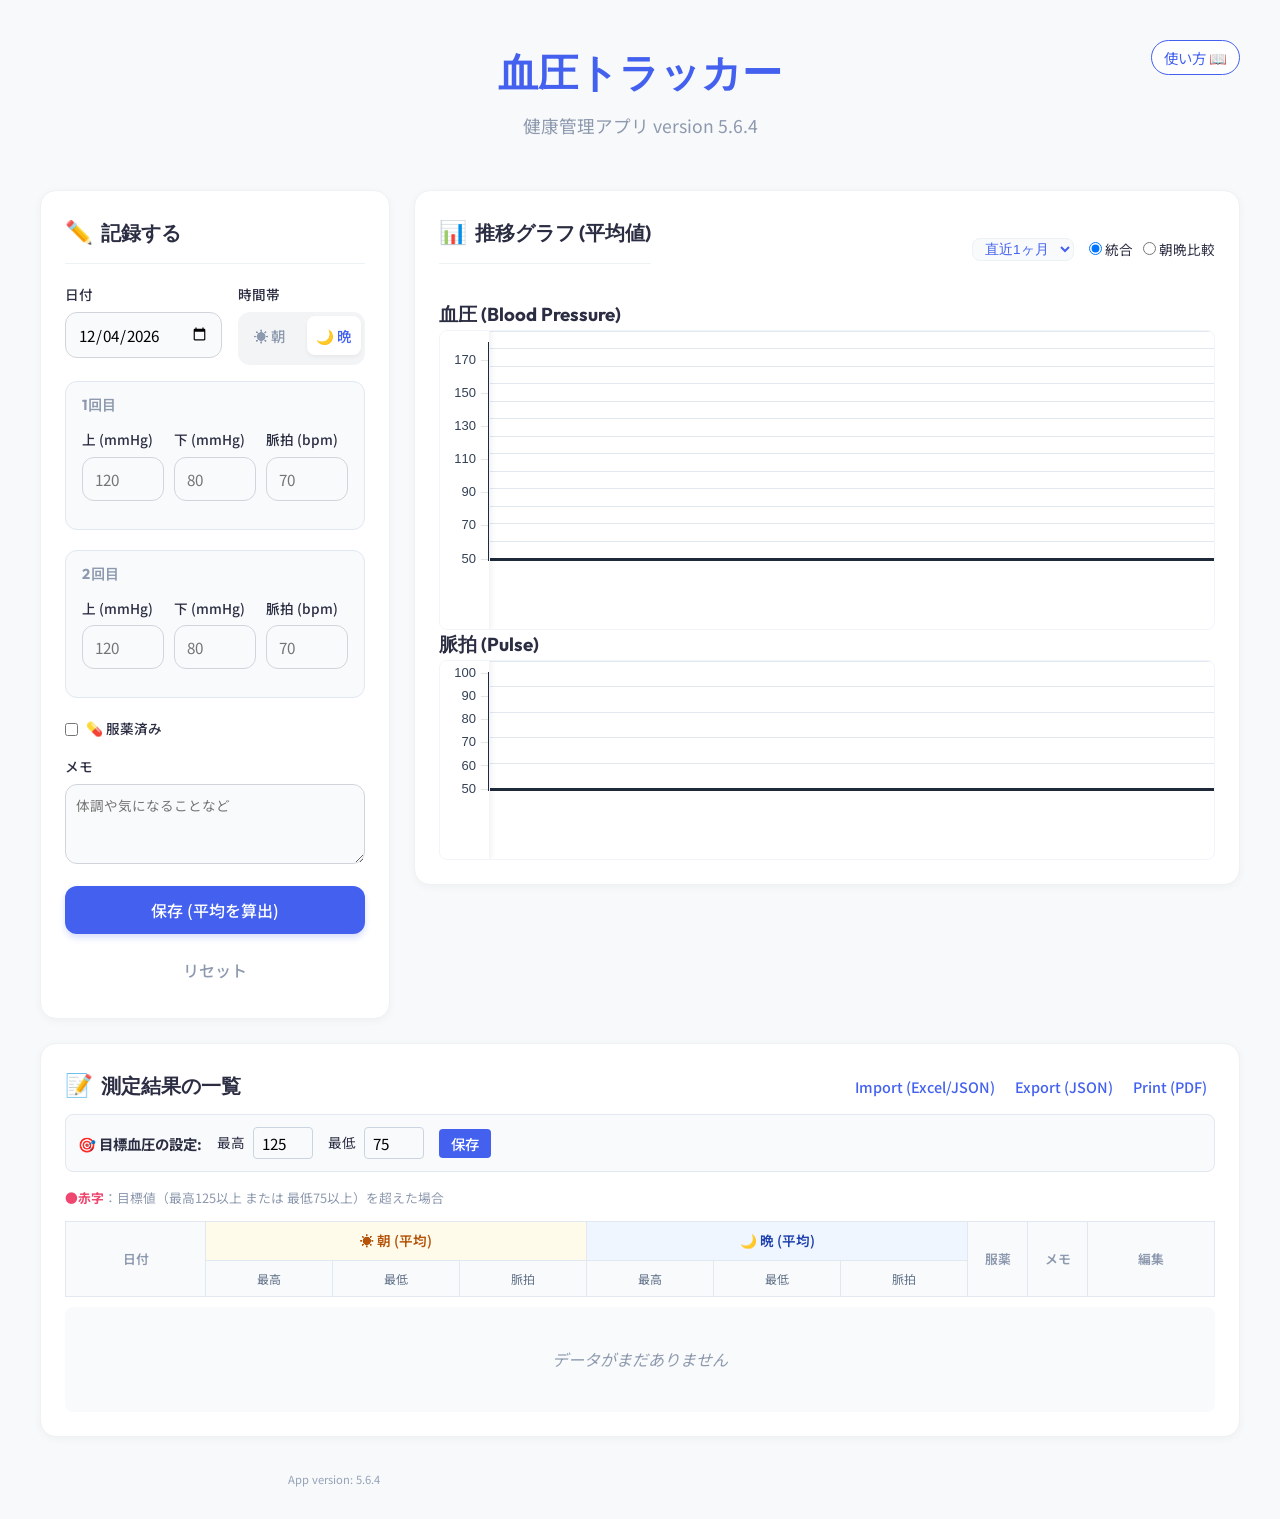
<file: versions/v5.6.4_local_only/index.html>
<!DOCTYPE html>
<html lang="ja">

<head>
    <meta charset="UTF-8">
    <meta name="viewport" content="width=device-width, initial-scale=1.0">
    <title>血圧トラッカー</title>
    <link rel="preconnect" href="https://fonts.googleapis.com">
    <link rel="preconnect" href="https://fonts.gstatic.com" crossorigin>
    <link
        href="https://fonts.googleapis.com/css2?family=Noto+Sans+JP:wght@400;500;700&family=Outfit:wght@400;500;700&display=swap"
        rel="stylesheet">
    <link rel="stylesheet" href="style.css?v=5.6.4">
    <link rel="manifest" href="manifest.json">
    <link rel="icon" type="image/png" href="assets/icons/icon-512.png">

    <!-- PWA & Mobile Meta Tags -->
    <meta name="apple-mobile-web-app-capable" content="yes">
    <meta name="apple-mobile-web-app-status-bar-style" content="default">
    <meta name="apple-mobile-web-app-title" content="血圧記録">
    <meta name="theme-color" content="#4361ee">
    <link rel="apple-touch-icon" href="assets/icons/icon-512.png">

    <script src="assets/js/chart.js"></script>
    <script src="assets/js/xlsx.full.min.js"></script>
</head>

<body>
    <div class="app-container">
        <header class="app-header" style="position: relative;">
            <h1>血圧トラッカー</h1>
            <p>健康管理アプリ version 5.6.4</p>
            <a href="manual.html" class="manual-link"
                style="position: absolute; right: 0; top: 20px; color: #4361ee; text-decoration: none; border: 1px solid #4361ee; padding: 5px 12px; border-radius: 20px; font-size: 0.9rem; background: white;">使い方
                📖</a>
        </header>

        <!-- Tab Navigation (Mobile First) -->
        <nav class="tab-nav">
            <button type="button" class="tab-btn active" data-tab="chart-view"
                onclick="if(window.setActiveTab) setActiveTab('chart-view')">
                <span class="tab-icon">📊</span>
                <span class="tab-label">グラフ</span>
            </button>
            <button type="button" class="tab-btn" data-tab="input-view"
                onclick="if(window.setActiveTab) setActiveTab('input-view')">
                <span class="tab-icon">✏️</span>
                <span class="tab-label">記録</span>
            </button>
            <button type="button" class="tab-btn" data-tab="history-view"
                onclick="if(window.setActiveTab) setActiveTab('history-view')">
                <span class="tab-icon">📝</span>
                <span class="tab-label">一覧</span>
            </button>
        </nav>

        <main class="dashboard-grid tab-content">
            <!-- Chart Section (Default View) -->
            <section id="chart-view" class="card chart-section tab-pane active">
                <div class="chart-header"
                    style="display: flex; justify-content: space-between; align-items: center; margin-bottom: 1rem;">
                    <h2><span class="icon">📊</span> 推移グラフ (平均値)</h2>
                    <div class="chart-controls" style="display: flex; align-items: center; gap: 15px;">
                        <select id="rangeFilter" class="btn-text"
                            style="border: 1px solid var(--border-color); border-radius: 8px; padding: 2px 8px; font-size: 0.85rem; background: #f8fafc;">
                            <option value="all">全期間</option>
                            <option value="1" selected>直近1ヶ月</option>
                            <option value="2">直近2ヶ月</option>
                            <option value="3">直近3ヶ月</option>
                            <option value="6">直近6ヶ月</option>
                        </select>
                        <div class="chart-toggles" style="font-size: 0.85rem; display: flex; gap: 10px;">
                            <label style="cursor: pointer;">
                                <input type="radio" name="chartMode" value="unified" checked> 統合
                            </label>
                            <label style="cursor: pointer;">
                                <input type="radio" name="chartMode" value="separate"> 朝晩比較
                            </label>
                        </div>
                    </div>
                </div>

                <div class="chart-wrapper">
                    <h3>血圧 (Blood Pressure)</h3>
                    <!-- Flex Container -->
                    <div class="chart-flex-container">
                        <!-- Fixed Axis -->
                        <div class="chart-axis-box">
                            <canvas id="bpChartAxis"></canvas>
                        </div>
                        <!-- Scrollable Data -->
                        <div class="chart-scroll-box">
                            <div class="chart-scroll-video-inner">
                                <canvas id="bpChart"></canvas>
                            </div>
                        </div>
                    </div>
                </div>

                <div class="chart-wrapper pulse-chart">
                    <h3>脈拍 (Pulse)</h3>
                    <div class="chart-flex-container">
                        <div class="chart-axis-box">
                            <canvas id="pulseChartAxis"></canvas>
                        </div>
                        <div class="chart-scroll-box">
                            <div class="chart-scroll-video-inner">
                                <canvas id="pulseChart"></canvas>
                            </div>
                        </div>
                    </div>
                </div>
            </section>

            <!-- Data Entry Section -->
            <section id="input-view" class="card input-section tab-pane">
                <h2><span class="icon">✏️</span> 記録する</h2>
                <form id="bpForm">
                    <div class="form-row">
                        <div class="form-group">
                            <label for="date">日付</label>
                            <input type="date" id="date" required>
                        </div>
                        <div class="form-group">
                            <label>時間帯</label>
                            <div class="radio-group">
                                <label class="radio-label">
                                    <input type="radio" name="period" value="morning" checked>
                                    <span class="radio-custom">☀️ 朝</span>
                                </label>
                                <label class="radio-label">
                                    <input type="radio" name="period" value="evening">
                                    <span class="radio-custom">🌙 晩</span>
                                </label>
                            </div>
                        </div>
                    </div>

                    <div class="measurements-grid">
                        <div class="measurement-group">
                            <h3>1回目</h3>
                            <div class="form-row three-cols">
                                <div class="form-group">
                                    <label>上 (mmHg)</label>
                                    <input type="number" id="sys1" placeholder="120" min="50" max="300" required>
                                </div>
                                <div class="form-group">
                                    <label>下 (mmHg)</label>
                                    <input type="number" id="dia1" placeholder="80" min="30" max="200" required>
                                </div>
                                <div class="form-group">
                                    <label>脈拍 (bpm)</label>
                                    <input type="number" id="pul1" placeholder="70" min="30" max="250" required>
                                </div>
                            </div>
                        </div>

                        <div class="measurement-group">
                            <h3>2回目</h3>
                            <div class="form-row three-cols">
                                <div class="form-group">
                                    <label>上 (mmHg)</label>
                                    <input type="number" id="sys2" placeholder="120" min="50" max="300" required>
                                </div>
                                <div class="form-group">
                                    <label>下 (mmHg)</label>
                                    <input type="number" id="dia2" placeholder="80" min="30" max="200" required>
                                </div>
                                <div class="form-group">
                                    <label>脈拍 (bpm)</label>
                                    <input type="number" id="pul2" placeholder="70" min="30" max="250" required>
                                </div>
                            </div>
                        </div>
                    </div>

                    <div id="medication-group" class="form-group">
                        <label style="display: flex; align-items: center; gap: 8px; cursor: pointer;">
                            <input type="checkbox" id="medication" style="width: auto; cursor: pointer;">
                            <span>💊 服薬済み</span>
                        </label>
                    </div>

                    <div class="form-group">
                        <label for="memo">メモ</label>
                        <textarea id="memo" rows="2" placeholder="体調や気になることなど"></textarea>
                    </div>

                    <button type="submit" class="btn-primary">保存 (平均を算出)</button>
                    <button type="button" id="clearBtn" class="btn-secondary">リセット</button>
                </form>
            </section>

            <!-- Table Section -->
            <section id="history-view" class="card table-section tab-pane">
                <div class="table-header">
                    <h2><span class="icon">📝</span> 測定結果の一覧</h2>
                    <div class="action-buttons">
                        <input type="file" id="importFile" accept=".xlsx, .xls, .json" style="display: none;">
                        <button id="importBtn" class="btn-text">Import (Excel/JSON)</button>
                        <button id="exportBtn" class="btn-text">Export (JSON)</button>
                        <button id="printBtn" class="btn-text">Print (PDF)</button>
                    </div>
                </div>

                <div class="settings-row"
                    style="margin-bottom: 16px; padding: 12px; background: #f8fafc; border-radius: 8px; border: 1px solid #e2e8f0; display: flex; align-items: center; gap: 15px; flex-wrap: wrap;">
                    <span style="font-weight: bold; font-size: 0.9rem;">🎯 目標血圧の設定:</span>
                    <div style="display: flex; align-items: center; gap: 8px;">
                        <label for="targetSys" style="font-size: 0.85rem;">最高</label>
                        <input type="number" id="targetSys" value="125"
                            style="width: 60px; padding: 4px 8px; border-radius: 4px; border: 1px solid #cbd5e1;">
                    </div>
                    <div style="display: flex; align-items: center; gap: 8px;">
                        <label for="targetDia" style="font-size: 0.85rem;">最低</label>
                        <input type="number" id="targetDia" value="75"
                            style="width: 60px; padding: 4px 8px; border-radius: 4px; border: 1px solid #cbd5e1;">
                    </div>
                    <button id="saveTargetBtn" class="btn-text"
                        style="background: var(--primary-color); color: white; padding: 4px 12px; border-radius: 4px;">保存</button>
                </div>

                <div class="table-legend" id="tableLegend"
                    style="margin-bottom: 12px; font-size: 0.8rem; color: var(--text-secondary);">
                    <span style="color: var(--accent-red); font-weight: bold;"> ●赤字</span>：目標値（最高<span
                        id="legendSys">125</span>以上 または 最低<span id="legendDia">75</span>以上）を超えた場合
                </div>

                <div class="table-container">
                    <table id="bpTable">
                        <thead>
                            <tr>
                                <th rowspan="2">日付</th>
                                <th colspan="3" class="th-group th-morning">☀️ 朝 (平均)</th>
                                <th colspan="3" class="th-group th-evening">🌙 晩 (平均)</th>
                                <th rowspan="2">服薬</th>
                                <th rowspan="2">メモ</th>
                                <th rowspan="2" class="col-actions">編集</th>
                            </tr>
                            <tr>
                                <th class="th-sub">最高</th>
                                <th class="th-sub">最低</th>
                                <th class="th-sub">脈拍</th>
                                <th class="th-sub">最高</th>
                                <th class="th-sub">最低</th>
                                <th class="th-sub">脈拍</th>
                            </tr>
                        </thead>
                        <tbody>
                            <!-- Data will be inserted here -->
                        </tbody>
                    </table>
                    <div id="noDataMessage" class="no-data">データがまだありません</div>
                </div>
            </section>
            <footer style="text-align: right; padding: 10px; font-size: 0.7rem; color: #94a3b8;">
                App version: 5.6.4
            </footer>
        </main>
    </div>
    <script src="script.js?v=5.6.4"></script>
</body>

</html>
</file>
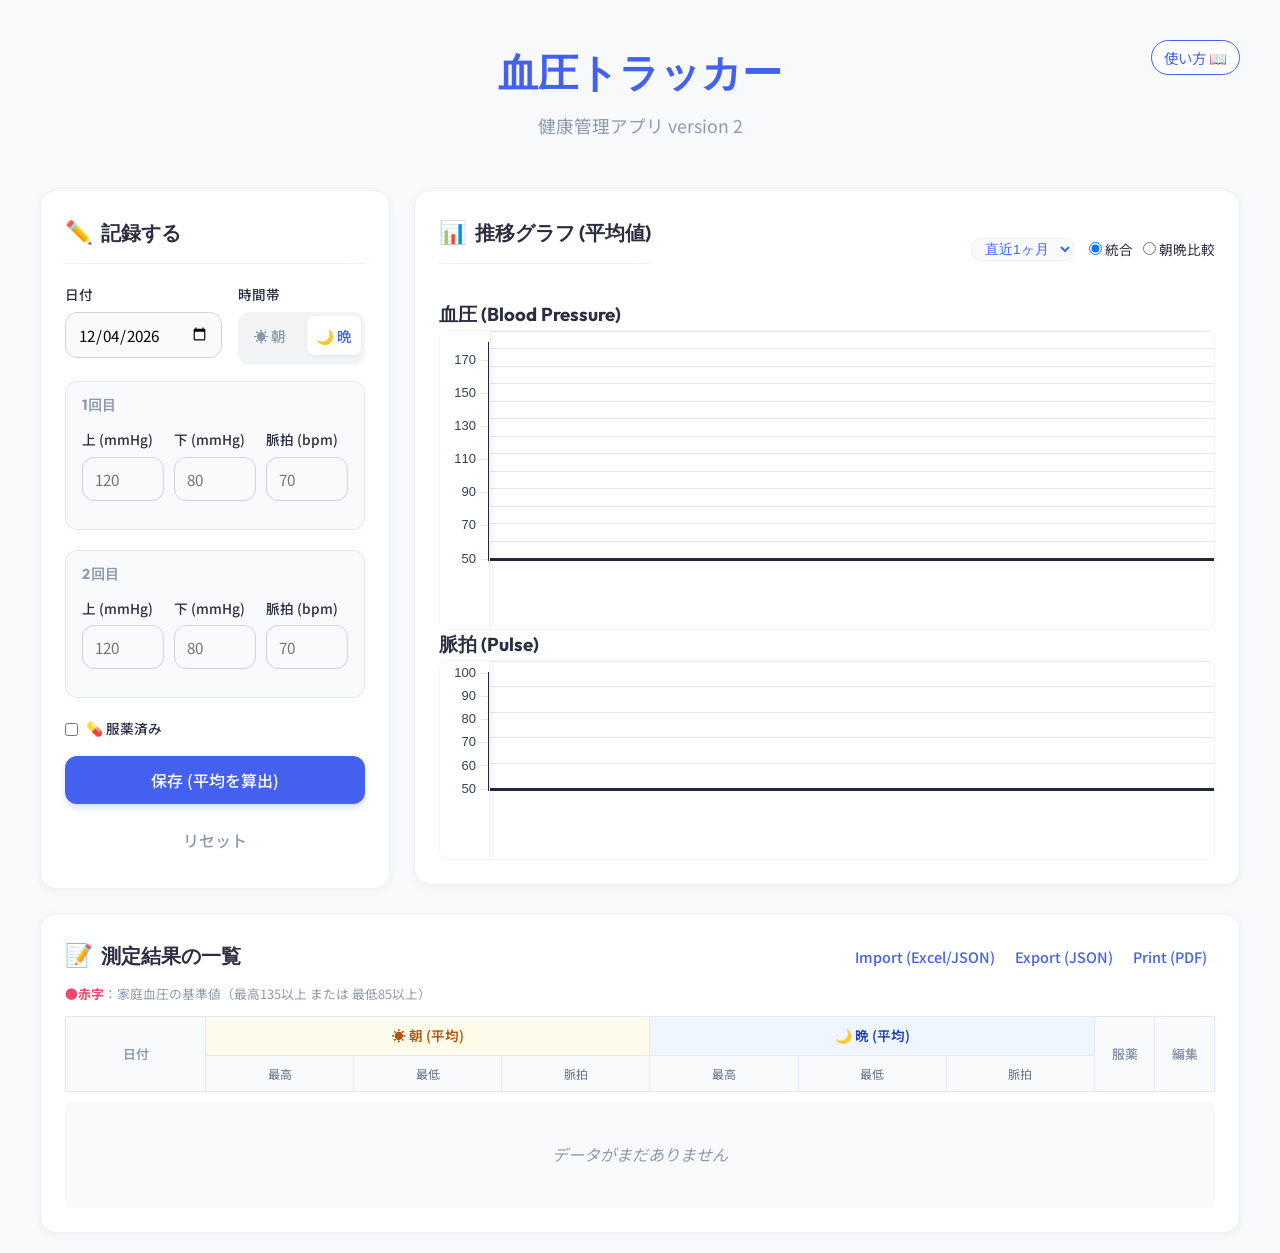
<file: versions/version2/index.html>
<!DOCTYPE html>
<html lang="ja">

<head>
    <meta charset="UTF-8">
    <meta name="viewport" content="width=device-width, initial-scale=1.0">
    <title>血圧トラッカー</title>
    <link rel="preconnect" href="https://fonts.googleapis.com">
    <link rel="preconnect" href="https://fonts.gstatic.com" crossorigin>
    <link
        href="https://fonts.googleapis.com/css2?family=Noto+Sans+JP:wght@400;500;700&family=Outfit:wght@400;500;700&display=swap"
        rel="stylesheet">
    <link rel="stylesheet" href="style.css">
    <link rel="manifest" href="manifest.json">
    <link rel="icon" type="image/png" href="assets/icons/icon-512.png">

    <!-- PWA & Mobile Meta Tags -->
    <meta name="apple-mobile-web-app-capable" content="yes">
    <meta name="apple-mobile-web-app-status-bar-style" content="default">
    <meta name="apple-mobile-web-app-title" content="血圧記録">
    <meta name="theme-color" content="#4361ee">
    <link rel="apple-touch-icon" href="assets/icons/icon-512.png">

    <script src="assets/js/chart.js"></script>
    <script src="assets/js/xlsx.full.min.js"></script>
</head>

<body>
    <div class="app-container">
        <header class="app-header" style="position: relative;">
            <h1>血圧トラッカー</h1>
            <p>健康管理アプリ version 2</p>
            <a href="manual.html" class="manual-link"
                style="position: absolute; right: 0; top: 20px; color: #4361ee; text-decoration: none; border: 1px solid #4361ee; padding: 5px 12px; border-radius: 20px; font-size: 0.9rem; background: white;">使い方
                📖</a>
        </header>

        <main class="dashboard-grid">
            <!-- Data Entry Section -->
            <section class="card input-section">
                <h2><span class="icon">✏️</span> 記録する</h2>
                <form id="bpForm">
                    <div class="form-row">
                        <div class="form-group">
                            <label for="date">日付</label>
                            <input type="date" id="date" required>
                        </div>
                        <div class="form-group">
                            <label>時間帯</label>
                            <div class="radio-group">
                                <label class="radio-label">
                                    <input type="radio" name="period" value="morning" checked>
                                    <span class="radio-custom">☀️ 朝</span>
                                </label>
                                <label class="radio-label">
                                    <input type="radio" name="period" value="evening">
                                    <span class="radio-custom">🌙 晩</span>
                                </label>
                            </div>
                        </div>
                    </div>

                    <div class="measurement-group">
                        <h3>1回目</h3>
                        <div class="form-row three-cols">
                            <div class="form-group">
                                <label>上 (mmHg)</label>
                                <input type="number" id="sys1" placeholder="120" min="50" max="300" required>
                            </div>
                            <div class="form-group">
                                <label>下 (mmHg)</label>
                                <input type="number" id="dia1" placeholder="80" min="30" max="200" required>
                            </div>
                            <div class="form-group">
                                <label>脈拍 (bpm)</label>
                                <input type="number" id="pul1" placeholder="70" min="30" max="250" required>
                            </div>
                        </div>
                    </div>

                    <div class="measurement-group">
                        <h3>2回目</h3>
                        <div class="form-row three-cols">
                            <div class="form-group">
                                <label>上 (mmHg)</label>
                                <input type="number" id="sys2" placeholder="120" min="50" max="300" required>
                            </div>
                            <div class="form-group">
                                <label>下 (mmHg)</label>
                                <input type="number" id="dia2" placeholder="80" min="30" max="200" required>
                            </div>
                            <div class="form-group">
                                <label>脈拍 (bpm)</label>
                                <input type="number" id="pul2" placeholder="70" min="30" max="250" required>
                            </div>
                        </div>
                    </div>

                    <div class="form-group" style="margin-top: 16px;">
                        <label style="display: flex; align-items: center; gap: 8px; cursor: pointer;">
                            <input type="checkbox" id="medication" style="width: auto; cursor: pointer;">
                            <span>💊 服薬済み</span>
                        </label>
                    </div>

                    <button type="submit" class="btn-primary">保存 (平均を算出)</button>
                    <button type="button" id="clearBtn" class="btn-secondary">リセット</button>
                </form>
            </section>

            <!-- Chart Section -->
            <section class="card chart-section">
                <div class="chart-header"
                    style="display: flex; justify-content: space-between; align-items: center; margin-bottom: 1rem;">
                    <h2><span class="icon">📊</span> 推移グラフ (平均値)</h2>
                    <div class="chart-controls" style="display: flex; align-items: center; gap: 15px;">
                        <select id="rangeFilter" class="btn-text"
                            style="border: 1px solid var(--border-color); border-radius: 8px; padding: 2px 8px; font-size: 0.85rem; background: #f8fafc;">
                            <option value="all">全期間</option>
                            <option value="1" selected>直近1ヶ月</option>
                            <option value="2">直近2ヶ月</option>
                            <option value="3">直近3ヶ月</option>
                            <option value="6">直近6ヶ月</option>
                        </select>
                        <div class="chart-toggles" style="font-size: 0.85rem; display: flex; gap: 10px;">
                            <label style="cursor: pointer;">
                                <input type="radio" name="chartMode" value="unified" checked> 統合
                            </label>
                            <label style="cursor: pointer;">
                                <input type="radio" name="chartMode" value="separate"> 朝晩比較
                            </label>
                        </div>
                    </div>
                </div>

                <div class="chart-wrapper">
                    <h3>血圧 (Blood Pressure)</h3>
                    <!-- Flex Container -->
                    <div class="chart-flex-container">
                        <!-- Fixed Axis -->
                        <div class="chart-axis-box">
                            <canvas id="bpChartAxis"></canvas>
                        </div>
                        <!-- Scrollable Data -->
                        <div class="chart-scroll-box">
                            <div class="chart-scroll-video-inner">
                                <canvas id="bpChart"></canvas>
                            </div>
                        </div>
                    </div>
                </div>

                <div class="chart-wrapper pulse-chart">
                    <h3>脈拍 (Pulse)</h3>
                    <div class="chart-flex-container">
                        <div class="chart-axis-box">
                            <canvas id="pulseChartAxis"></canvas>
                        </div>
                        <div class="chart-scroll-box">
                            <div class="chart-scroll-video-inner">
                                <canvas id="pulseChart"></canvas>
                            </div>
                        </div>
                    </div>
                </div>
            </section>

            <!-- Table Section -->
            <section class="card table-section">
                <div class="table-header">
                    <h2><span class="icon">📝</span> 測定結果の一覧</h2>
                    <div class="action-buttons">

                        <input type="file" id="importFile" accept=".xlsx, .xls, .json" style="display: none;">
                        <button id="importBtn" class="btn-text">Import (Excel/JSON)</button>
                        <button id="exportBtn" class="btn-text">Export (JSON)</button>
                        <button id="printBtn" class="btn-text">Print (PDF)</button>
                    </div>
                </div>
                <div class="table-legend" style="margin-bottom: 12px; font-size: 0.8rem; color: var(--text-secondary);">
                    <span style="color: var(--accent-red); font-weight: bold;"> ●赤字</span>：家庭血圧の基準値（最高135以上 または
                    最低85以上）<br>

                </div>
                <div class="table-container">
                    <table id="bpTable">
                        <thead>
                            <tr>
                                <th rowspan="2">日付</th>
                                <th colspan="3" class="th-group th-morning">☀️ 朝 (平均)</th>
                                <th colspan="3" class="th-group th-evening">🌙 晩 (平均)</th>
                                <th rowspan="2">服薬</th>
                                <th rowspan="2" class="col-actions">編集</th>
                            </tr>
                            <tr>
                                <th class="th-sub">最高</th>
                                <th class="th-sub">最低</th>
                                <th class="th-sub">脈拍</th>
                                <th class="th-sub">最高</th>
                                <th class="th-sub">最低</th>
                                <th class="th-sub">脈拍</th>
                            </tr>
                        </thead>
                        <tbody>
                            <!-- Data will be inserted here -->
                        </tbody>
                    </table>
                    <div id="noDataMessage" class="no-data">データがまだありません</div>
                </div>
            </section>
        </main>
    </div>
    <script src="script.js"></script>
</body>

</html>
</file>
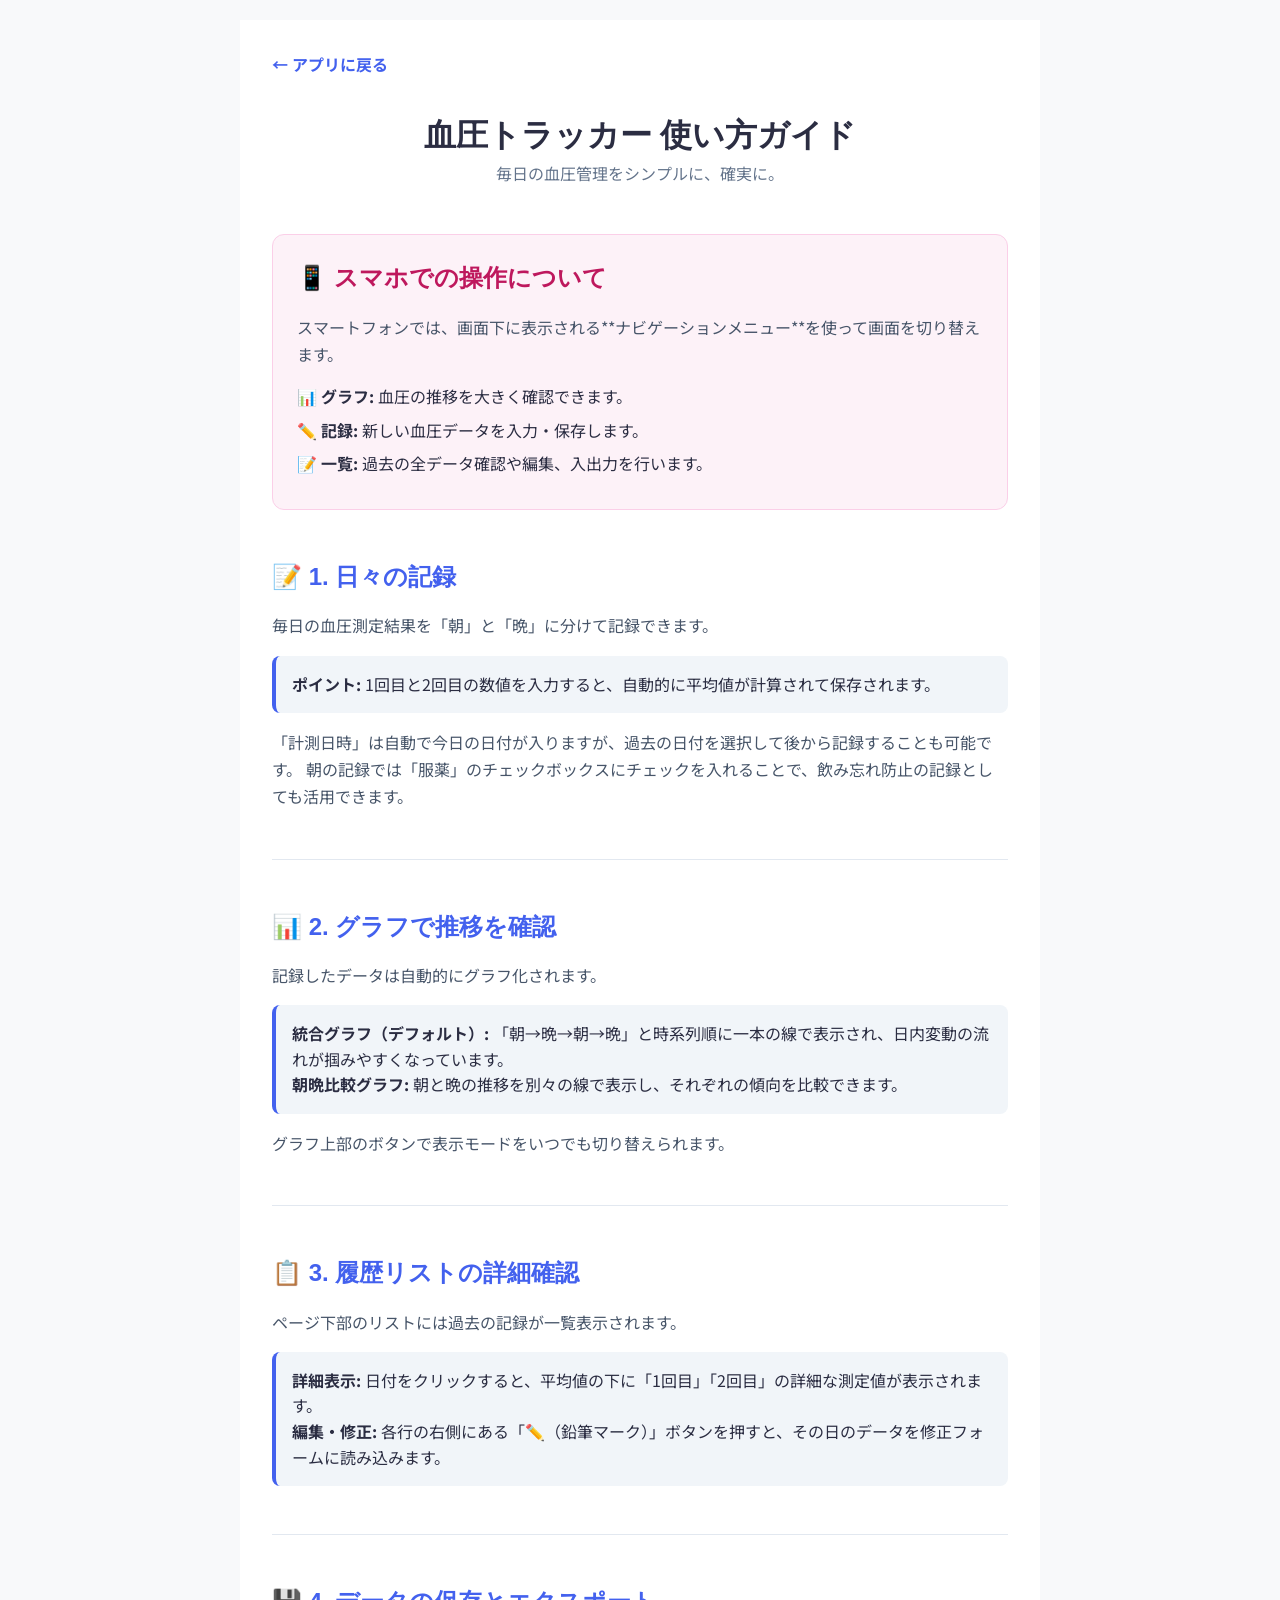
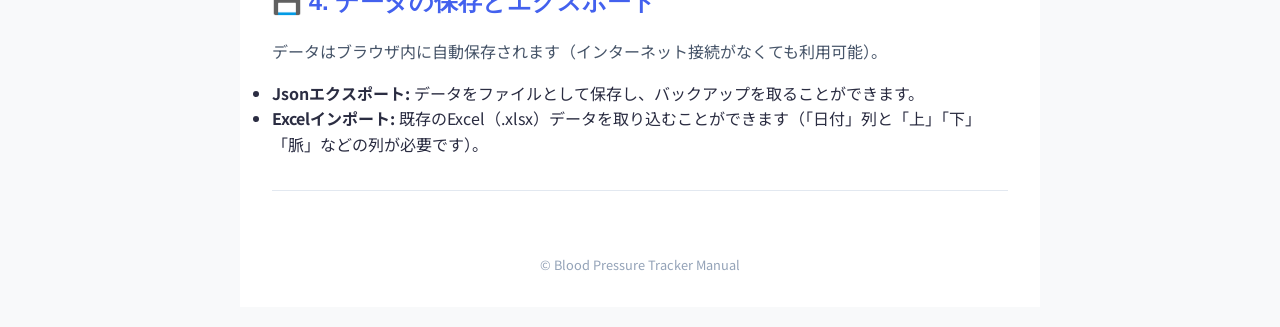
<file: manual.html>
<!DOCTYPE html>
<html lang="ja">

<head>
    <meta charset="UTF-8">
    <meta name="viewport" content="width=device-width, initial-scale=1.0">
    <title>血圧トラッカー - 使い方</title>
    <link rel="preconnect" href="https://fonts.googleapis.com">
    <link rel="preconnect" href="https://fonts.gstatic.com" crossorigin>
    <link href="https://fonts.googleapis.com/css2?family=Noto+Sans+JP:wght@400;500;700&display=swap" rel="stylesheet">
    <link rel="stylesheet" href="style.css">
    <style>
        .manual-container {
            max-width: 800px;
            margin: 0 auto;
            padding: 2rem;
            background: white;
            min-height: 100vh;
        }

        .manual-section {
            margin-bottom: 3rem;
            padding-bottom: 2rem;
            border-bottom: 1px solid #e2e8f0;
        }

        .manual-section:last-child {
            border-bottom: none;
        }

        .manual-section h2 {
            display: flex;
            align-items: center;
            gap: 0.5rem;
            color: var(--primary-color, #4361ee);
            margin-bottom: 1rem;
        }

        .manual-section p {
            line-height: 1.7;
            margin-bottom: 1rem;
            color: #475569;
        }

        .highlight {
            background: #f1f5f9;
            padding: 1rem;
            border-radius: 8px;
            border-left: 4px solid var(--primary-color, #4361ee);
            margin: 1rem 0;
        }

        .back-link {
            display: inline-block;
            margin-bottom: 2rem;
            color: var(--primary-color, #4361ee);
            text-decoration: none;
            font-weight: bold;
        }

        .back-link:hover {
            text-decoration: underline;
        }

        img.demo-img {
            max-width: 100%;
            border-radius: 8px;
            box-shadow: 0 4px 6px -1px rgb(0 0 0 / 0.1);
            margin: 1rem 0;
            border: 1px solid #e2e8f0;
        }
    </style>
</head>

<body>
    <div class="manual-container">
        <a href="index.html" class="back-link">← アプリに戻る</a>

        <header style="margin-bottom: 3rem; text-align: center;">
            <h1>血圧トラッカー 使い方ガイド</h1>
            <p style="color: #64748b;">毎日の血圧管理をシンプルに、確実に。</p>
        </header>

        <section class="manual-section"
            style="background: #fdf2f8; border-radius: 12px; border: 1px solid #fbcfe8; padding: 1.5rem;">
            <h2 style="color: #be185d;">📱 スマホでの操作について</h2>
            <p>スマートフォンでは、画面下に表示される**ナビゲーションメニュー**を使って画面を切り替えます。</p>
            <ul style="list-style: none; padding: 0;">
                <li style="margin-bottom: 8px;"><strong>📊 グラフ:</strong> 血圧の推移を大きく確認できます。</li>
                <li style="margin-bottom: 8px;"><strong>✏️ 記録:</strong> 新しい血圧データを入力・保存します。</li>
                <li style="margin-bottom: 8px;"><strong>📝 一覧:</strong> 過去の全データ確認や編集、入出力を行います。</li>
            </ul>
        </section>

        <section class="manual-section">
            <h2>📝 1. 日々の記録</h2>
            <p>毎日の血圧測定結果を「朝」と「晩」に分けて記録できます。</p>
            <div class="highlight">
                <strong>ポイント:</strong> 1回目と2回目の数値を入力すると、自動的に平均値が計算されて保存されます。
            </div>
            <p>
                「計測日時」は自動で今日の日付が入りますが、過去の日付を選択して後から記録することも可能です。
                朝の記録では「服薬」のチェックボックスにチェックを入れることで、飲み忘れ防止の記録としても活用できます。
            </p>
        </section>

        <section class="manual-section">
            <h2>📊 2. グラフで推移を確認</h2>
            <p>記録したデータは自動的にグラフ化されます。</p>
            <div class="highlight">
                <strong>統合グラフ（デフォルト）:</strong> 「朝→晩→朝→晩」と時系列順に一本の線で表示され、日内変動の流れが掴みやすくなっています。<br>
                <strong>朝晩比較グラフ:</strong> 朝と晩の推移を別々の線で表示し、それぞれの傾向を比較できます。
            </div>
            <p>グラフ上部のボタンで表示モードをいつでも切り替えられます。</p>
        </section>

        <section class="manual-section">
            <h2>📋 3. 履歴リストの詳細確認</h2>
            <p>ページ下部のリストには過去の記録が一覧表示されます。</p>
            <div class="highlight">
                <strong>詳細表示:</strong> 日付をクリックすると、平均値の下に「1回目」「2回目」の詳細な測定値が表示されます。<br>
                <strong>編集・修正:</strong> 各行の右側にある「✏️（鉛筆マーク）」ボタンを押すと、その日のデータを修正フォームに読み込みます。
            </div>
        </section>

        <section class="manual-section">
            <h2>💾 4. データの保存とエクスポート</h2>
            <p>データはブラウザ内に自動保存されます（インターネット接続がなくても利用可能）。</p>
            <ul>
                <li><strong>Jsonエクスポート:</strong> データをファイルとして保存し、バックアップを取ることができます。</li>
                <li><strong>Excelインポート:</strong> 既存のExcel（.xlsx）データを取り込むことができます（「日付」列と「上」「下」「脈」などの列が必要です）。</li>
            </ul>
        </section>

        <footer style="text-align: center; color: #94a3b8; font-size: 0.8rem; margin-top: 4rem;">
            &copy; Blood Pressure Tracker Manual
        </footer>
    </div>
</body>

</html>
</file>
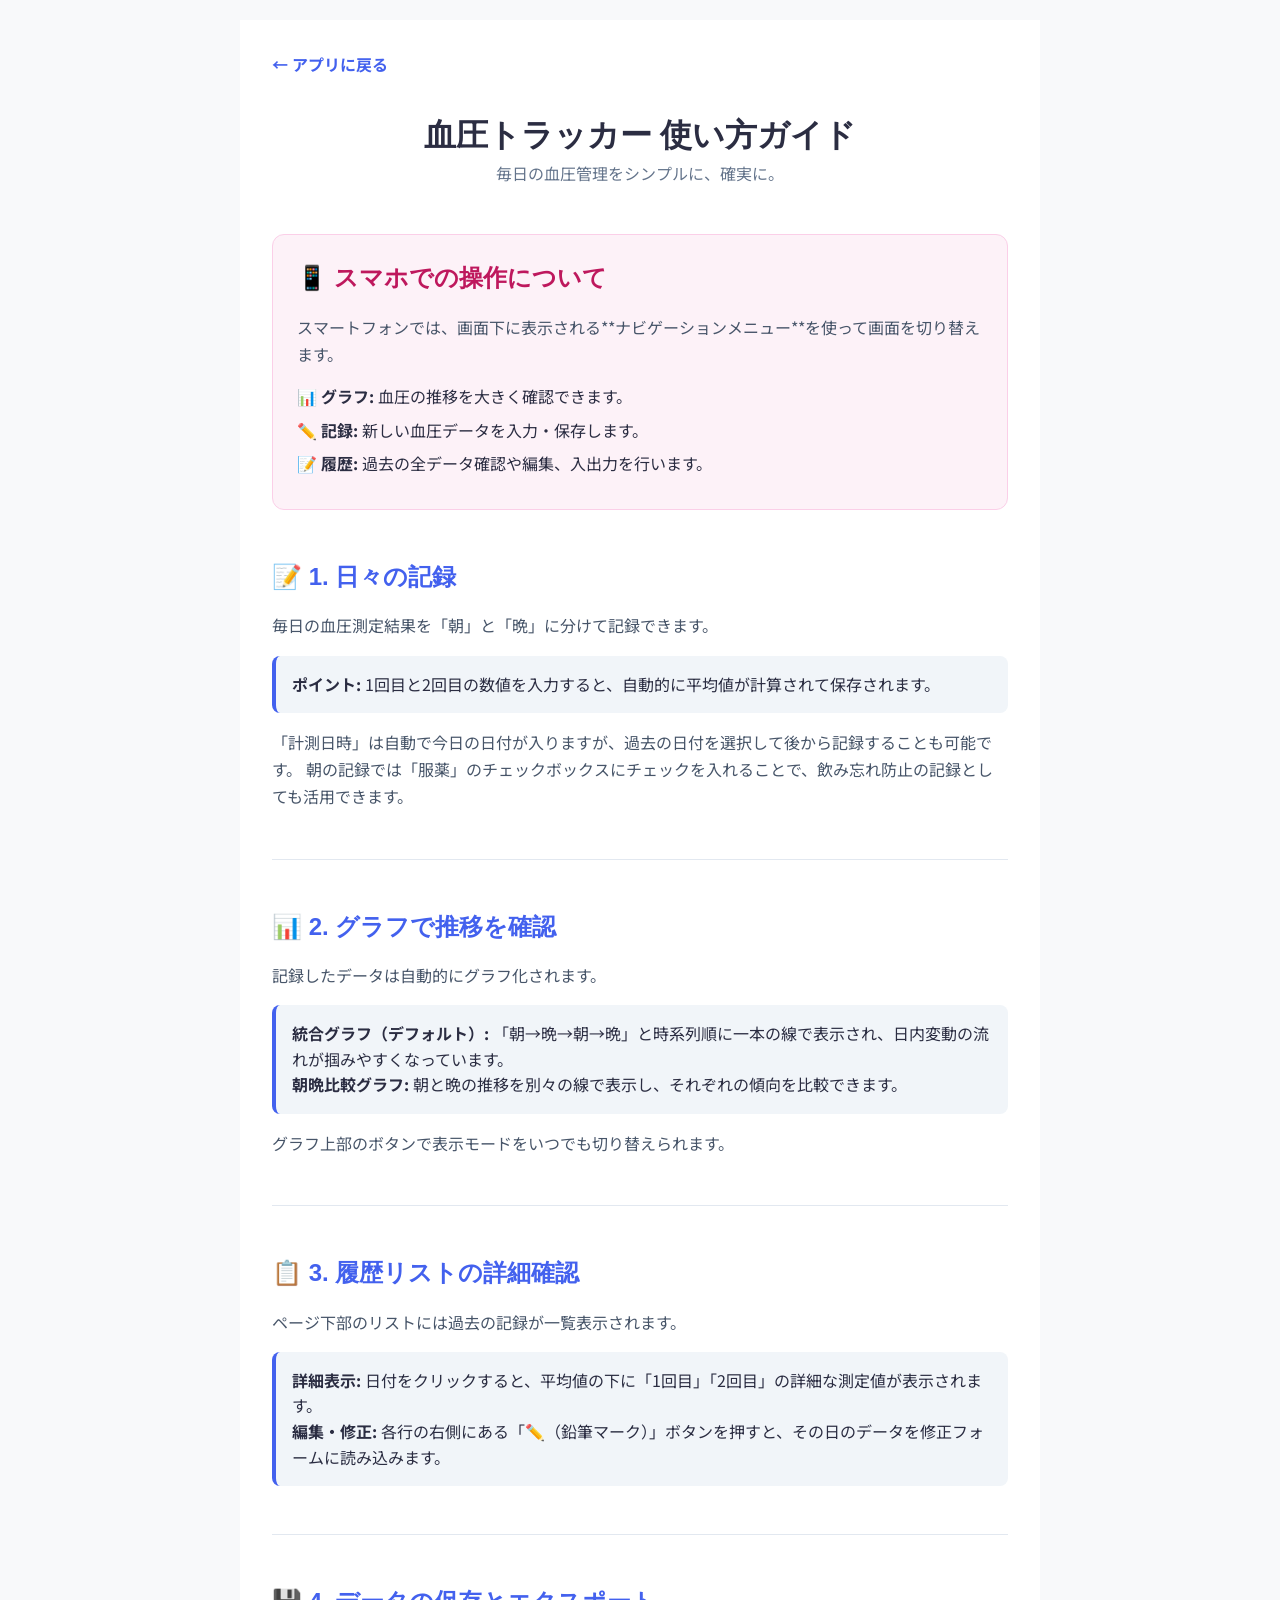
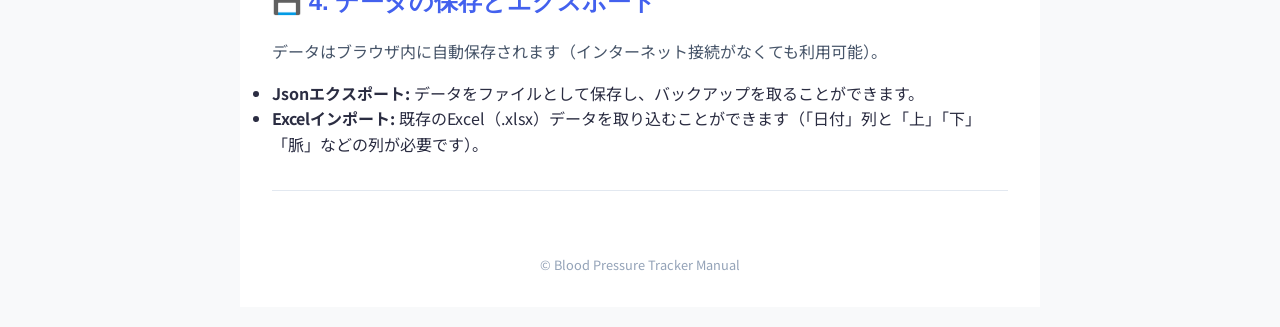
<file: versions/version2/manual.html>
<!DOCTYPE html>
<html lang="ja">

<head>
    <meta charset="UTF-8">
    <meta name="viewport" content="width=device-width, initial-scale=1.0">
    <title>血圧トラッカー - 使い方</title>
    <link rel="preconnect" href="https://fonts.googleapis.com">
    <link rel="preconnect" href="https://fonts.gstatic.com" crossorigin>
    <link href="https://fonts.googleapis.com/css2?family=Noto+Sans+JP:wght@400;500;700&display=swap" rel="stylesheet">
    <link rel="stylesheet" href="style.css">
    <style>
        .manual-container {
            max-width: 800px;
            margin: 0 auto;
            padding: 2rem;
            background: white;
            min-height: 100vh;
        }

        .manual-section {
            margin-bottom: 3rem;
            padding-bottom: 2rem;
            border-bottom: 1px solid #e2e8f0;
        }

        .manual-section:last-child {
            border-bottom: none;
        }

        .manual-section h2 {
            display: flex;
            align-items: center;
            gap: 0.5rem;
            color: var(--primary-color, #4361ee);
            margin-bottom: 1rem;
        }

        .manual-section p {
            line-height: 1.7;
            margin-bottom: 1rem;
            color: #475569;
        }

        .highlight {
            background: #f1f5f9;
            padding: 1rem;
            border-radius: 8px;
            border-left: 4px solid var(--primary-color, #4361ee);
            margin: 1rem 0;
        }

        .back-link {
            display: inline-block;
            margin-bottom: 2rem;
            color: var(--primary-color, #4361ee);
            text-decoration: none;
            font-weight: bold;
        }

        .back-link:hover {
            text-decoration: underline;
        }

        img.demo-img {
            max-width: 100%;
            border-radius: 8px;
            box-shadow: 0 4px 6px -1px rgb(0 0 0 / 0.1);
            margin: 1rem 0;
            border: 1px solid #e2e8f0;
        }
    </style>
</head>

<body>
    <div class="manual-container">
        <a href="index.html" class="back-link">← アプリに戻る</a>

        <header style="margin-bottom: 3rem; text-align: center;">
            <h1>血圧トラッカー 使い方ガイド</h1>
            <p style="color: #64748b;">毎日の血圧管理をシンプルに、確実に。</p>
        </header>

        <section class="manual-section"
            style="background: #fdf2f8; border-radius: 12px; border: 1px solid #fbcfe8; padding: 1.5rem;">
            <h2 style="color: #be185d;">📱 スマホでの操作について</h2>
            <p>スマートフォンでは、画面下に表示される**ナビゲーションメニュー**を使って画面を切り替えます。</p>
            <ul style="list-style: none; padding: 0;">
                <li style="margin-bottom: 8px;"><strong>📊 グラフ:</strong> 血圧の推移を大きく確認できます。</li>
                <li style="margin-bottom: 8px;"><strong>✏️ 記録:</strong> 新しい血圧データを入力・保存します。</li>
                <li style="margin-bottom: 8px;"><strong>📝 履歴:</strong> 過去の全データ確認や編集、入出力を行います。</li>
            </ul>
        </section>

        <section class="manual-section">
            <h2>📝 1. 日々の記録</h2>
            <p>毎日の血圧測定結果を「朝」と「晩」に分けて記録できます。</p>
            <div class="highlight">
                <strong>ポイント:</strong> 1回目と2回目の数値を入力すると、自動的に平均値が計算されて保存されます。
            </div>
            <p>
                「計測日時」は自動で今日の日付が入りますが、過去の日付を選択して後から記録することも可能です。
                朝の記録では「服薬」のチェックボックスにチェックを入れることで、飲み忘れ防止の記録としても活用できます。
            </p>
        </section>

        <section class="manual-section">
            <h2>📊 2. グラフで推移を確認</h2>
            <p>記録したデータは自動的にグラフ化されます。</p>
            <div class="highlight">
                <strong>統合グラフ（デフォルト）:</strong> 「朝→晩→朝→晩」と時系列順に一本の線で表示され、日内変動の流れが掴みやすくなっています。<br>
                <strong>朝晩比較グラフ:</strong> 朝と晩の推移を別々の線で表示し、それぞれの傾向を比較できます。
            </div>
            <p>グラフ上部のボタンで表示モードをいつでも切り替えられます。</p>
        </section>

        <section class="manual-section">
            <h2>📋 3. 履歴リストの詳細確認</h2>
            <p>ページ下部のリストには過去の記録が一覧表示されます。</p>
            <div class="highlight">
                <strong>詳細表示:</strong> 日付をクリックすると、平均値の下に「1回目」「2回目」の詳細な測定値が表示されます。<br>
                <strong>編集・修正:</strong> 各行の右側にある「✏️（鉛筆マーク）」ボタンを押すと、その日のデータを修正フォームに読み込みます。
            </div>
        </section>

        <section class="manual-section">
            <h2>💾 4. データの保存とエクスポート</h2>
            <p>データはブラウザ内に自動保存されます（インターネット接続がなくても利用可能）。</p>
            <ul>
                <li><strong>Jsonエクスポート:</strong> データをファイルとして保存し、バックアップを取ることができます。</li>
                <li><strong>Excelインポート:</strong> 既存のExcel（.xlsx）データを取り込むことができます（「日付」列と「上」「下」「脈」などの列が必要です）。</li>
            </ul>
        </section>

        <footer style="text-align: center; color: #94a3b8; font-size: 0.8rem; margin-top: 4rem;">
            &copy; Blood Pressure Tracker Manual
        </footer>
    </div>
</body>

</html>
</file>
<file: versions/v5.6.4_local_only/style.css>
:root {
    --primary-color: #4361ee;
    --primary-hover: #3a56d4;
    --secondary-color: #e0e7ff;
    --accent-red: #ef476f;
    --accent-green: #06d6a0;
    --text-main: #2b2d42;
    --text-secondary: #8d99ae;
    --bg-body: #f8f9fa;
    --bg-card: #ffffff;
    --border-color: #edf2f4;
    --shadow-sm: 0 2px 8px rgba(0, 0, 0, 0.04);
    --shadow-md: 0 4px 12px rgba(0, 0, 0, 0.08);
    --radius-md: 12px;
    --radius-lg: 16px;
    --font-heading: 'Outfit', sans-serif;
    --font-body: 'Noto Sans JP', sans-serif;
    --transition: all 0.2s ease;
}

* {
    box-sizing: border-box;
    margin: 0;
    padding: 0;
}

body {
    font-family: var(--font-body);
    background-color: var(--bg-body);
    color: var(--text-main);
    line-height: 1.6;
    padding: 20px;
    /* Prevent accidental text selection and blue highlighting on mobile */
    -webkit-user-select: none;
    user-select: none;
    -webkit-tap-highlight-color: transparent;
}

/* Allow text selection only in input fields */
input,
textarea {
    -webkit-user-select: text;
    user-select: text;
}

h1,
h2,
h3 {
    font-family: var(--font-heading);
    font-weight: 700;
}

.app-container {
    max-width: 1200px;
    margin: 0 auto;
}

/* Chart Layout */
.chart-flex-container {
    display: flex;
    width: 100%;
    height: 300px;
    position: relative;
    border: 1px solid #f1f5f9;
    border-radius: 8px;
    overflow: hidden;
    /* clean edges */
}

/* Fixed Axis Area */
.chart-axis-box {
    width: 50px;
    /* Fixed width for standard axis */
    height: 100%;
    flex-shrink: 0;
    background-color: var(--bg-card);
    z-index: 10;
    position: sticky;
    left: 0;
    box-shadow: 2px 0 5px rgba(0, 0, 0, 0.05);
    /* subtle shadow to indicate separation */
    border-right: 1px solid #f1f5f9;
}

/* Scrollable Data Area */
.chart-scroll-box {
    flex-grow: 1;
    overflow-x: auto;
    overflow-y: hidden;
    position: relative;
    -webkit-overflow-scrolling: touch;
}

/* Inner wrapper for data canvas to allow growth */
.chart-scroll-video-inner {
    height: 100%;
    /* Width is set dynamically by JS or min-width */
    min-width: 100%;
}

/* Reset canvas dimensions to fill containers */
.chart-axis-box canvas,
.chart-scroll-video-inner canvas {
    width: 100% !important;
    height: 100% !important;
}

/* Pulse chart reduced height */
.pulse-chart .chart-flex-container {
    height: 200px;
}

/* Header */
.app-header {
    text-align: center;
    margin-bottom: 30px;
    padding: 20px 0;
}

.app-header h1 {
    font-size: 2.5rem;
    color: var(--primary-color);
    margin-bottom: 0.5rem;
}

.app-header p {
    color: var(--text-secondary);
    font-size: 1.1rem;
}

/* Base Components */
.card {
    background: var(--bg-card);
    border-radius: var(--radius-lg);
    padding: 24px;
    box-shadow: var(--shadow-sm);
    transition: var(--transition);
    border: 1px solid var(--border-color);
}

.card:hover {
    box-shadow: var(--shadow-md);
}

.card h2 {
    font-size: 1.25rem;
    margin-bottom: 20px;
    display: flex;
    align-items: center;
    gap: 8px;
    border-bottom: 1px solid var(--border-color);
    padding-bottom: 12px;
}

.icon {
    font-size: 1.4rem;
}

/* Layout */
.dashboard-grid {
    display: grid;
    grid-template-columns: 350px 1fr;
    grid-template-rows: auto auto;
    gap: 24px;
    align-items: start;
}

.input-section {
    grid-row: 1 / 2;
    grid-column: 1 / 2;
}

.chart-section {
    grid-row: 1 / 2;
    grid-column: 2 / 3;
    min-width: 0;
    /* Critical: prevents grid blow-out from wide content */
}

.table-section {
    grid-row: 2 / 3;
    grid-column: 1 / 3;
    min-width: 0;
    /* Safety */
}

/* Form Styles */
.form-group {
    margin-bottom: 16px;
    width: 100%;
}

.form-group label {
    display: block;
    font-size: 0.85rem;
    font-weight: 500;
    margin-bottom: 6px;
    color: var(--text-main);
}

.input-wrapper {
    position: relative;
    display: flex;
    align-items: center;
}

.input-wrapper input {
    padding-right: 60px;
    /* Space for unit */
}

.unit {
    position: absolute;
    right: 12px;
    color: var(--text-secondary);
    font-size: 0.85rem;
    pointer-events: none;
}

input[type="text"],
input[type="number"],
input[type="date"],
input[type="time"],
textarea {
    width: 100%;
    padding: 10px 12px;
    border-radius: var(--radius-md);
    border: 1px solid #d1d5db;
    font-family: var(--font-body);
    font-size: 0.95rem;
    transition: var(--transition);
    background-color: #f9fafb;
}

input:focus,
textarea:focus {
    outline: none;
    border-color: var(--primary-color);
    background-color: #fff;
    box-shadow: 0 0 0 3px rgba(67, 97, 238, 0.1);
}

.form-row {
    display: flex;
    gap: 16px;
}

.three-cols {
    display: grid;
    grid-template-columns: 1fr 1fr 1fr;
    gap: 10px;
}

/* Radio Button Group */
.radio-group {
    display: flex;
    gap: 10px;
    background: #f3f4f6;
    padding: 4px;
    border-radius: var(--radius-md);
}

.radio-label {
    flex: 1;
    cursor: pointer;
    position: relative;
}

.radio-label input {
    position: absolute;
    opacity: 0;
    width: 0;
    height: 0;
}

.radio-custom {
    display: flex;
    align-items: center;
    justify-content: center;
    padding: 8px;
    border-radius: 8px;
    font-size: 0.9rem;
    font-weight: 500;
    color: var(--text-secondary);
    transition: var(--transition);
}

.radio-label input:checked+.radio-custom {
    background: white;
    color: var(--primary-color);
    box-shadow: 0 2px 4px rgba(0, 0, 0, 0.05);
}

/* Measurement Group */
.measurements-grid {
    display: block;
    /* Stacked by default on desktop if not wide enough */
}

.measurement-group {
    background: #f8fafc;
    padding: 12px 16px;
    border-radius: var(--radius-md);
    margin-bottom: 20px;
    border: 1px solid #e2e8f0;
}

#memo {
    min-height: 80px;
    font-size: 0.85rem;
    line-height: 1.5;
    padding: 10px;
    resize: vertical;
}

@media (max-width: 600px) {
    .app-header {
        margin-bottom: 10px;
        padding: 5px 0;
    }

    .app-header h1 {
        font-size: 1.5rem;
    }

    .app-header p {
        font-size: 0.8rem;
    }

    .card {
        padding: 12px;
    }

    .input-section h2 {
        font-size: 1.1rem;
        margin-bottom: 10px;
    }

    .measurements-grid {
        display: flex;
        gap: 8px;
        margin-bottom: 10px;
    }

    .measurement-group {
        flex: 1;
        margin-bottom: 0;
        padding: 8px;
    }

    .measurement-group h3 {
        font-size: 0.85rem;
        margin-bottom: 8px;
        text-align: center;
    }

    .measurement-group .three-cols {
        grid-template-columns: 1fr;
        gap: 6px;
    }

    .measurement-group .form-group {
        margin-bottom: 6px;
    }

    .measurement-group .form-group label {
        font-size: 0.7rem;
        margin-bottom: 2px;
    }

    .measurement-group input {
        padding: 6px 8px;
        font-size: 0.9rem;
    }

    .form-row {
        gap: 10px;
        margin-bottom: 10px;
    }

    #medication-group {
        margin-top: 5px !important;
        margin-bottom: 10px !important;
    }

    .btn-primary,
    .btn-secondary {
        padding: 10px;
        font-size: 0.9rem;
    }
}

.measurement-group h3 {
    font-size: 0.9rem;
    color: var(--text-secondary);
    margin-bottom: 12px;
    text-transform: uppercase;
    letter-spacing: 0.05em;
}

/* Buttons */
button {
    cursor: pointer;
    font-family: var(--font-body);
    font-weight: 500;
    border: none;
    border-radius: var(--radius-md);
    padding: 12px 20px;
    transition: var(--transition);
    font-size: 1rem;
}

button,
.btn-text,
.btn-primary,
.btn-secondary,
.date-toggle,
.btn-icon-edit,
.btn-icon-delete {
    -webkit-tap-highlight-color: transparent;
}

.btn-primary {
    background-color: var(--primary-color);
    color: white;
    width: 100%;
    margin-bottom: 12px;
    box-shadow: 0 4px 6px rgba(67, 97, 238, 0.2);
}

.btn-primary:hover {
    background-color: var(--primary-hover);
    transform: translateY(-1px);
    box-shadow: 0 6px 8px rgba(67, 97, 238, 0.25);
}

.btn-secondary {
    background-color: transparent;
    color: var(--text-secondary);
    width: 100%;
}

.btn-secondary:hover {
    color: var(--text-main);
    background-color: #f3f4f6;
}

.btn-icon {
    padding: 6px;
    border-radius: 6px;
    background: transparent;
    color: var(--text-secondary);
    font-size: 1.1rem;
}

.btn-icon-delete {
    background: none;
    border: none;
    cursor: pointer;
    font-size: 1.25rem;
    padding: 2px 4px;
    opacity: 0.7;
    transition: all 0.2s;
}

.btn-icon-delete:hover {
    opacity: 1;
    background-color: #fee2e2;
    border-radius: 4px;
    transform: scale(1.1);
}

.btn-text {
    background: none;
    color: var(--primary-color);
    font-size: 0.9rem;
    padding: 4px 8px;
}

.btn-text:hover {
    text-decoration: underline;
    background: rgba(67, 97, 238, 0.05);
}

/* Table Styles */
.table-header {
    display: flex;
    justify-content: space-between;
    align-items: center;
    margin-bottom: 10px;
    /* h2 has existing margin/border, adjust if needed */
}

.table-header h2 {
    margin-bottom: 0;
    border-bottom: none;
    padding-bottom: 0;
}

.table-container {
    overflow-x: auto;
}

table {
    width: 100%;
    border-collapse: collapse;
    white-space: normal;
    table-layout: fixed;
}

/* Base column widths for screen - targeting first row th for fixed layout */
#bpTable thead tr:first-child th:nth-child(1) {
    width: 140px;
}

/* Date (with weekday) */

/* Date */
#bpTable thead tr:first-child th:nth-child(4) {
    width: 60px;
}

/* Med (Capsule) */
#bpTable thead tr:first-child th:nth-child(5) {
    width: 60px;
}

/* Edit (Pencil) */

/* Edit (Pencil) */

th {
    text-align: center;
    padding: 8px 8px;
    background-color: #f8fafc;
    color: var(--text-secondary);
    font-size: 0.8rem;
    font-weight: 600;
    border-bottom: 1px solid var(--border-color);
    border: 1px solid #e2e8f0;
}

.th-group {
    font-size: 0.85rem;
    color: var(--text-main);
}

.th-morning {
    background-color: #fffbeb;
    color: #b45309;
}

.th-evening {
    background-color: #eff6ff;
    color: #1e40af;
}

.th-sub {
    font-size: 0.75rem;
    color: #64748b;
    font-weight: normal;
}

td {
    padding: 4px 8px;
    border-bottom: 1px solid var(--border-color);
    border-right: 1px solid #f1f5f9;
    color: var(--text-main);
    font-size: 0.95rem;
    text-align: center;
}

tr:last-child td {
    border-bottom: none;
}

tr:hover td {
    background-color: #f9fafb;
}

.mobile-only-cell {
    display: none !important;
}

.cell-memo {
    max-width: 150px;
    white-space: nowrap;
    overflow: hidden;
    text-overflow: ellipsis;
    font-size: 0.8rem;
    color: var(--text-secondary);
    text-align: left;
}

/* Detail view styles */
.detail-row {
    background-color: #f8fafc;
    /* Slightly darker than card white */
    display: none;
}

.detail-row.visible {
    display: table-row;
}

.detail-content {
    padding: 1rem;
    border-top: 1px dashed var(--border-color);
}

.detail-grid {
    display: grid;
    grid-template-columns: 1fr 1fr;
    gap: 1rem;
}

.detail-group h4 {
    margin-bottom: 0.5rem;
    font-size: 0.9rem;
    color: var(--text-light);
}

.detail-val {
    display: flex;
    gap: 1rem;
    font-size: 0.9rem;
}

.detail-label {
    font-size: 1.2rem;
    transition: transform 0.2s ease;
    padding: 4px;
    color: var(--text-secondary);
    display: inline-block;
}

.toggle-btn:hover {
    color: var(--primary-color);
    background-color: rgba(67, 97, 238, 0.1);
    border-radius: 50%;
}

.toggle-btn.rotated {
    transform: rotate(90deg);
}

.no-data {
    text-align: center;
    padding: 40px;
    color: var(--text-secondary);
    font-style: italic;
    background-color: #f9fafb;
    border-radius: 8px;
    margin-top: 10px;
}

/* Chart Container */
.chart-container {
    position: relative;
    height: 350px;
    width: 100%;
}

/* --- Tab Navigation (Mobile) --- */
.tab-nav {
    display: none;
    /* Hidden on desktop */
}

/* Tab Logic - Hidden on Desktop */
.tab-pane {
    display: block;
}

/* Responsive */
@media (max-width: 900px) {

    body {
        padding: 10px;
        padding-bottom: 90px;
        /* Space for fixed bottom nav */
    }

    .dashboard-grid {
        display: block !important;
    }

    .tab-pane {
        display: none !important;
    }

    .tab-pane.active {
        display: block !important;
    }

    .tab-nav {
        display: flex;
        position: fixed;
        bottom: 0;
        left: 0;
        width: 100%;
        background: white;
        border-top: 1px solid var(--border-color);
        box-shadow: 0 -4px 12px rgba(0, 0, 0, 0.05);
        z-index: 99999 !important;
        /* Extremely high z-index to be on top */
        padding-bottom: env(safe-area-inset-bottom, 10px);
        padding-top: 8px;
        pointer-events: auto !important;
    }

    .tab-btn {
        flex: 1;
        background: transparent;
        border: none;
        padding: 5px;
        display: flex;
        flex-direction: column;
        align-items: center;
        justify-content: center;
        gap: 2px;
        color: #8d99ae !important;
        /* Secondary text color */
        transition: none;
        cursor: pointer;
        min-height: 60px;
        -webkit-tap-highlight-color: transparent;
        position: relative;
    }

    /* Active State - Much more distinct */
    .tab-btn.active {
        color: #4361ee !important;
        /* Force primary blue */
    }

    .tab-btn.active::after {
        content: '';
        position: absolute;
        top: 0;
        left: 20%;
        right: 20%;
        height: 3px;
        background: #4361ee;
        border-radius: 0 0 4px 4px;
    }

    .tab-icon {
        font-size: 1.4rem;
        display: block;
    }

    .tab-label {
        font-size: 0.7rem;
        font-weight: 700;
        display: block;
    }

    .app-header {
        margin-bottom: 10px;
        padding: 10px 0;
    }

    .app-header h1 {
        font-size: 1.6rem;
    }

    .app-header p {
        font-size: 0.9rem;
    }

    .manual-link {
        top: 10px !important;
        font-size: 0.8rem !important;
        padding: 4px 10px !important;
    }
}

@media (max-width: 600px) {

    /* Prevent iOS auto-zoom on focus by setting font-size to at least 16px */
    input[type="text"],
    input[type="number"],
    input[type="date"],
    select {
        font-size: 16px !important;
    }

    .card {
        padding: 16px;
    }

    .form-row.three-cols {
        grid-template-columns: 1fr;
        gap: 5px;
    }

    .table-header {
        flex-direction: column;
        align-items: flex-start;
        gap: 10px;
    }

    /* Table Mobile Card Layout - Compact */
    .table-container {
        padding: 0;
        margin: 0;
        overflow: visible !important;
    }

    #bpTable {
        display: block;
        min-width: 100% !important;
        border: none;
    }

    #bpTable thead {
        display: none;
    }

    #bpTable tbody {
        display: block;
    }

    #bpTable tr.main-row {
        display: grid;
        grid-template-columns: 24% 23% 23% 15% 15%;
        grid-template-areas:
            "date morning evening med edit";
        gap: 0;
        padding: 8px 4px;
        margin-bottom: 4px;
        background: white;
        border: 1px solid var(--border-color);
        border-radius: 8px;
        align-items: center;
    }

    /* Column Assignments for Main Row */
    .cell-date {
        grid-area: date;
    }

    .cell-m-stats {
        grid-area: morning;
    }

    .cell-e-stats {
        grid-area: evening;
    }

    .cell-med {
        grid-area: med;
    }

    .cell-edit {
        grid-area: edit;
    }

    /* Visibility Controls */
    #bpTable tr.main-row .cell-memo,
    #bpTable tr.main-row .cell-m-sys,
    #bpTable tr.main-row .cell-m-dia,
    #bpTable tr.main-row .cell-m-pul,
    #bpTable tr.main-row .cell-e-sys,
    #bpTable tr.main-row .cell-e-dia,
    #bpTable tr.main-row .cell-e-pul {
        display: none !important;
    }

    /* Ensure edit button is visible on main row mobile */
    #bpTable tr.main-row .cell-edit {
        display: flex !important;
        justify-content: center;
        align-items: center;
        border: none !important;
    }

    .mobile-only-cell {
        display: flex !important;
        flex-direction: column;
        align-items: center;
        justify-content: center;
        border: none !important;
        font-size: 0.9rem !important;
        line-height: 1.2;
    }

    #bpTable tr.detail-row.visible {
        display: grid;
        grid-template-columns: 24% 28% 28% 20%;
        grid-template-areas:
            "date morning evening med";
        width: 100%;
        margin-top: 1px;
        margin-bottom: 2px;
        background-color: #f8fafc;
        border: 1px solid #e2e8f0;
        border-top: none;
        border-radius: 0 0 4px 4px;
        align-items: center;
    }

    #bpTable tr.detail-row td {
        display: none;
        /* Hide standard cells */
    }

    #bpTable tr.detail-row .cell-date,
    #bpTable tr.detail-row .cell-m-stats,
    #bpTable tr.detail-row .cell-e-stats,
    #bpTable tr.detail-row .cell-med {
        display: flex !important;
        padding: 6px 4px;
        font-size: 0.8rem;
        border: none !important;
    }

    /* Fix detail-row date label coloring */
    #bpTable tr.detail-row .cell-date {
        color: #64748b !important;
        font-weight: normal;
        font-size: 0.75rem !important;
    }

    .mobile-edit-hint {
        background: none;
        border: none;
        padding: 0;
        font-size: 1rem;
    }

    #bpTable tr.detail-row td::before {
        font-size: 0.5rem;
    }

    #bpTable tr.detail-row .cell-date {
        color: #64748b !important;
        font-size: 0.75rem !important;
    }

    #bpTable tr.detail-row:nth-of-type(odd) {
        margin-right: 2%;
    }

    .cell-memo {
        grid-area: memo;
        display: flex;
        flex-direction: row !important;
        align-items: center !important;
        justify-content: flex-start !important;
        padding: 4px 8px !important;
        font-size: 0.7rem !important;
        color: #64748b;
        background: #f8fafc;
        border-top: 1px dashed #e2e8f0 !important;
        min-height: auto !important;
        text-align: left;
        white-space: nowrap;
        overflow: hidden;
        text-overflow: ellipsis;
    }

    /* Show full memo icon prefix */
    .cell-memo::before {
        content: "📝" !important;
        font-size: 0.7rem !important;
        margin-right: 4px;
        transform: none !important;
    }

    .cell-memo.empty-memo {
        display: none !important;
    }

    .cell-date {
        grid-area: date;
        align-items: flex-start !important;
        font-weight: bold;
        border-bottom: 1px solid #f1f5f9 !important;
        padding-left: 4px !important;
        font-size: 0.8rem !important;
    }

    .cell-med {
        grid-area: med;
        border-bottom: 1px solid #f1f5f9 !important;
        font-size: 1rem !important;
    }

    .cell-edit {
        grid-area: edit;
        align-items: flex-end !important;
        border-bottom: 1px solid #f1f5f9 !important;
        padding-right: 4px !important;
    }

    /* Morning (☀️) - More compact colors */
    .cell-m-sys {
        grid-area: msys;
        background: #fffdf9;
        border-top: 2px solid #ff9f43 !important;
    }

    .cell-m-dia {
        grid-area: mdia;
        background: #fffdf9;
        border-top: 2px solid #ff9f43 !important;
    }

    .cell-m-pul {
        grid-area: mpul;
        background: #fffdf9;
        border-top: 2px solid #ff9f43 !important;
    }

    /* Evening (🌙) */
    .cell-e-sys {
        grid-area: esys;
        background: #f8fbff;
        border-top: 2px solid #54a0ff !important;
    }

    .cell-e-dia {
        grid-area: edia;
        background: #f8fbff;
        border-top: 2px solid #54a0ff !important;
    }

    .cell-e-pul {
        grid-area: epul;
        background: #f8fbff;
        border-top: 2px solid #54a0ff !important;
    }

    .cell-edit::before,
    .cell-date::before,
    .cell-med::before {
        display: none;
    }

    .cell-detail {
        display: block !important;
        width: 100% !important;
        padding: 0 !important;
    }

    .detail-content {
        border-radius: 0 0 8px 8px;
        border: 1px solid var(--border-color);
        border-top: none;
        padding: 6px !important;
        font-size: 0.75rem;
    }

    /* Memo row should always be full width */
    #bpTable tr.memo-row.visible {
        display: block !important;
        width: 100% !important;
        margin-right: 0 !important;
        border: none !important;
        background-color: transparent !important;
    }
}

/* Date Toggle Hover */
.date-toggle:hover {
    background-color: #f1f5f9;
    text-decoration: underline;
}

/* Compact Toggle Button */
.toggle-btn {
    background: none;
    border: 1px solid #e2e8f0;
    border-radius: 4px;
    cursor: pointer;
    font-size: 0.6rem;
    color: #64748b;
    padding: 1px 4px;
    margin-right: 4px;
    transition: all 0.2s ease;
    display: flex;
    align-items: center;
    justify-content: center;
    width: 16px;
    height: 16px;
}

.toggle-btn:hover {
    background-color: #f1f5f9;
    color: #3b82f6;
}

.toggle-btn.rotated {
    transform: rotate(90deg);
    background-color: #eff6ff;
    border-color: #bfdbfe;
    color: #2563eb;
}

/* Compact Edit Button */
.btn-icon-edit {
    background: none;
    border: none;
    cursor: pointer;
    font-size: 1.2rem;
    /* Increased for better visibility */
    padding: 2px 4px;
    opacity: 0.7;
    transition: opacity 0.2s;
}

.btn-icon-edit:hover {
    opacity: 1;
    background-color: #f1f5f9;
    border-radius: 4px;
}

/* --- Print Styles --- */
@media print {
    body {
        background: white !important;
        padding: 0 !important;
        color: #000 !important;
        /* Force true black */
        -webkit-print-color-adjust: exact !important;
        print-color-adjust: exact !important;
    }

    .app-container {
        max-width: 100% !important;
        margin: 0 !important;
    }

    /* Hide unnecessary elements */
    .input-section,
    .action-buttons,
    .btn-icon,
    .btn-icon-edit,
    .toggle-btn,
    .icon,
    .col-actions,
    #rangeFilter,
    #printBtn,
    #exportBtn,
    #importBtn,
    .manual-link {
        display: none !important;
    }

    .dashboard-grid {
        display: block !important;
    }

    .card {
        box-shadow: none !important;
        border: none !important;
        padding: 0 !important;
        margin-bottom: 2rem !important;
        background: transparent !important;
    }

    .card h2 {
        border-bottom: 2px solid #000 !important;
        padding-bottom: 4px !important;
        margin-bottom: 1rem !important;
        color: #000 !important;
    }

    /* Chart Printing */
    .chart-section {
        page-break-inside: avoid;
    }

    .chart-flex-container {
        border: 1px solid #000 !important;
        /* Darker border */
        height: 180px !important;
        overflow: visible !important;
        display: flex !important;
    }

    .chart-axis-box {
        box-shadow: none !important;
        background: white !important;
        border-right: 1px solid #000 !important;
    }

    .chart-scroll-box {
        overflow: visible !important;
        flex-grow: 1 !important;
    }

    .chart-scroll-video-inner {
        width: 100% !important;
    }

    .pulse-chart .chart-flex-container {
        height: 130px !important;
    }

    /* Table Printing */
    .table-section {
        page-break-before: auto;
    }

    .table-container {
        overflow: visible !important;
    }

    table {
        table-layout: fixed !important;
        width: 100% !important;
        border-collapse: collapse !important;
        border: 2px solid #000 !important;
        /* Stronger outline */
    }

    th,
    td {
        border: 1px solid #000 !important;
        /* Solid black borders */
        font-size: 8.5pt !important;
        padding: 2px 2px !important;
        color: #000;
        font-weight: normal;
        /* Default normal, allowing inline styles for high values to override */
        overflow: visible !important;
        word-break: break-all;
    }

    /* Detail / Raw data rows */
    .detail-row td {
        background-color: #f0f0f0 !important;
        font-size: 8pt !important;
        color: #000 !important;
    }

    th:nth-child(1),
    td:nth-child(1) {
        width: 18% !important;
    }

    .cell-med {
        width: 6% !important;
    }

    .th-morning {
        background-color: #ffeeaa !important;
        color: #000 !important;
    }

    .th-evening {
        background-color: #ddeeff !important;
        color: #000 !important;
    }

    .th-sub,
    .table-legend,
    .table-legend span,
    .cell-date span:not(.sunday-text) {
        color: #000 !important;
    }

    .sunday-text {
        color: #ef4444 !important;
    }

    /* Header */
    .app-header {
        margin-bottom: 10px !important;
        padding: 0 !important;
        text-align: left !important;
    }

    .app-header h1 {
        font-size: 1.8rem !important;
        margin: 0 !important;
        color: #000 !important;
    }

    .app-header p {
        display: none !important;
    }
}
</file>
<file: versions/version2/style.css>
:root {
    --primary-color: #4361ee;
    --primary-hover: #3a56d4;
    --secondary-color: #e0e7ff;
    --accent-red: #ef476f;
    --accent-green: #06d6a0;
    --text-main: #2b2d42;
    --text-secondary: #8d99ae;
    --bg-body: #f8f9fa;
    --bg-card: #ffffff;
    --border-color: #edf2f4;
    --shadow-sm: 0 2px 8px rgba(0, 0, 0, 0.04);
    --shadow-md: 0 4px 12px rgba(0, 0, 0, 0.08);
    --radius-md: 12px;
    --radius-lg: 16px;
    --font-heading: 'Outfit', sans-serif;
    --font-body: 'Noto Sans JP', sans-serif;
    --transition: all 0.2s ease;
}

* {
    box-sizing: border-box;
    margin: 0;
    padding: 0;
}

body {
    font-family: var(--font-body);
    background-color: var(--bg-body);
    color: var(--text-main);
    line-height: 1.6;
    padding: 20px;
}

h1,
h2,
h3 {
    font-family: var(--font-heading);
    font-weight: 700;
}

.app-container {
    max-width: 1200px;
    margin: 0 auto;
}

/* Chart Layout */
.chart-flex-container {
    display: flex;
    width: 100%;
    height: 300px;
    position: relative;
    border: 1px solid #f1f5f9;
    border-radius: 8px;
    overflow: hidden;
    /* clean edges */
}

/* Fixed Axis Area */
.chart-axis-box {
    width: 50px;
    /* Fixed width for standard axis */
    height: 100%;
    flex-shrink: 0;
    background-color: var(--bg-card);
    z-index: 10;
    position: sticky;
    left: 0;
    box-shadow: 2px 0 5px rgba(0, 0, 0, 0.05);
    /* subtle shadow to indicate separation */
    border-right: 1px solid #f1f5f9;
}

/* Scrollable Data Area */
.chart-scroll-box {
    flex-grow: 1;
    overflow-x: auto;
    overflow-y: hidden;
    position: relative;
    -webkit-overflow-scrolling: touch;
}

/* Inner wrapper for data canvas to allow growth */
.chart-scroll-video-inner {
    height: 100%;
    /* Width is set dynamically by JS or min-width */
    min-width: 100%;
}

/* Reset canvas dimensions to fill containers */
.chart-axis-box canvas,
.chart-scroll-video-inner canvas {
    width: 100% !important;
    height: 100% !important;
}

/* Pulse chart reduced height */
.pulse-chart .chart-flex-container {
    height: 200px;
}

/* Header */
.app-header {
    text-align: center;
    margin-bottom: 30px;
    padding: 20px 0;
}

.app-header h1 {
    font-size: 2.5rem;
    color: var(--primary-color);
    margin-bottom: 0.5rem;
}

.app-header p {
    color: var(--text-secondary);
    font-size: 1.1rem;
}

/* Base Components */
.card {
    background: var(--bg-card);
    border-radius: var(--radius-lg);
    padding: 24px;
    box-shadow: var(--shadow-sm);
    transition: var(--transition);
    border: 1px solid var(--border-color);
}

.card:hover {
    box-shadow: var(--shadow-md);
}

.card h2 {
    font-size: 1.25rem;
    margin-bottom: 20px;
    display: flex;
    align-items: center;
    gap: 8px;
    border-bottom: 1px solid var(--border-color);
    padding-bottom: 12px;
}

.icon {
    font-size: 1.4rem;
}

/* Layout */
.dashboard-grid {
    display: grid;
    grid-template-columns: 350px 1fr;
    grid-template-rows: auto auto;
    gap: 24px;
    align-items: start;
}

.input-section {
    grid-row: 1 / 2;
    grid-column: 1 / 2;
}

.chart-section {
    grid-row: 1 / 2;
    grid-column: 2 / 3;
    min-width: 0;
    /* Critical: prevents grid blow-out from wide content */
}

.table-section {
    grid-row: 2 / 3;
    grid-column: 1 / 3;
    min-width: 0;
    /* Safety */
}

/* Form Styles */
.form-group {
    margin-bottom: 16px;
    width: 100%;
}

.form-group label {
    display: block;
    font-size: 0.85rem;
    font-weight: 500;
    margin-bottom: 6px;
    color: var(--text-main);
}

.input-wrapper {
    position: relative;
    display: flex;
    align-items: center;
}

.input-wrapper input {
    padding-right: 60px;
    /* Space for unit */
}

.unit {
    position: absolute;
    right: 12px;
    color: var(--text-secondary);
    font-size: 0.85rem;
    pointer-events: none;
}

input[type="text"],
input[type="number"],
input[type="date"],
input[type="time"] {
    width: 100%;
    padding: 10px 12px;
    border-radius: var(--radius-md);
    border: 1px solid #d1d5db;
    font-family: var(--font-body);
    font-size: 0.95rem;
    transition: var(--transition);
    background-color: #f9fafb;
}

input:focus {
    outline: none;
    border-color: var(--primary-color);
    background-color: #fff;
    box-shadow: 0 0 0 3px rgba(67, 97, 238, 0.1);
}

.form-row {
    display: flex;
    gap: 16px;
}

.three-cols {
    display: grid;
    grid-template-columns: 1fr 1fr 1fr;
    gap: 10px;
}

/* Radio Button Group */
.radio-group {
    display: flex;
    gap: 10px;
    background: #f3f4f6;
    padding: 4px;
    border-radius: var(--radius-md);
}

.radio-label {
    flex: 1;
    cursor: pointer;
    position: relative;
}

.radio-label input {
    position: absolute;
    opacity: 0;
    width: 0;
    height: 0;
}

.radio-custom {
    display: flex;
    align-items: center;
    justify-content: center;
    padding: 8px;
    border-radius: 8px;
    font-size: 0.9rem;
    font-weight: 500;
    color: var(--text-secondary);
    transition: var(--transition);
}

.radio-label input:checked+.radio-custom {
    background: white;
    color: var(--primary-color);
    box-shadow: 0 2px 4px rgba(0, 0, 0, 0.05);
}

/* Measurement Group */
.measurement-group {
    background: #f8fafc;
    padding: 12px 16px;
    border-radius: var(--radius-md);
    margin-bottom: 20px;
    border: 1px solid #e2e8f0;
}

.measurement-group h3 {
    font-size: 0.9rem;
    color: var(--text-secondary);
    margin-bottom: 12px;
    text-transform: uppercase;
    letter-spacing: 0.05em;
}

/* Buttons */
button {
    cursor: pointer;
    font-family: var(--font-body);
    font-weight: 500;
    border: none;
    border-radius: var(--radius-md);
    padding: 12px 20px;
    transition: var(--transition);
    font-size: 1rem;
}

button,
.btn-text,
.btn-primary,
.btn-secondary,
.date-toggle,
.btn-icon-edit,
.btn-icon-delete {
    -webkit-tap-highlight-color: transparent;
}

.btn-primary {
    background-color: var(--primary-color);
    color: white;
    width: 100%;
    margin-bottom: 12px;
    box-shadow: 0 4px 6px rgba(67, 97, 238, 0.2);
}

.btn-primary:hover {
    background-color: var(--primary-hover);
    transform: translateY(-1px);
    box-shadow: 0 6px 8px rgba(67, 97, 238, 0.25);
}

.btn-secondary {
    background-color: transparent;
    color: var(--text-secondary);
    width: 100%;
}

.btn-secondary:hover {
    color: var(--text-main);
    background-color: #f3f4f6;
}

.btn-icon {
    padding: 6px;
    border-radius: 6px;
    background: transparent;
    color: var(--text-secondary);
    font-size: 1.1rem;
}

.btn-icon-delete:hover {
    background-color: #fee2e2;
    color: var(--accent-red);
}

.btn-text {
    background: none;
    color: var(--primary-color);
    font-size: 0.9rem;
    padding: 4px 8px;
}

.btn-text:hover {
    text-decoration: underline;
    background: rgba(67, 97, 238, 0.05);
}

/* Table Styles */
.table-header {
    display: flex;
    justify-content: space-between;
    align-items: center;
    margin-bottom: 10px;
    /* h2 has existing margin/border, adjust if needed */
}

.table-header h2 {
    margin-bottom: 0;
    border-bottom: none;
    padding-bottom: 0;
}

.table-container {
    overflow-x: auto;
}

table {
    width: 100%;
    border-collapse: collapse;
    white-space: normal;
    table-layout: fixed;
}

/* Base column widths for screen - targeting first row th for fixed layout */
#bpTable thead tr:first-child th:nth-child(1) {
    width: 140px;
}

/* Date (with weekday) */

/* Date */
#bpTable thead tr:first-child th:nth-child(4) {
    width: 60px;
}

/* Med (Capsule) */
#bpTable thead tr:first-child th:nth-child(5) {
    width: 60px;
}

/* Edit (Pencil) */

/* Edit (Pencil) */

th {
    text-align: center;
    padding: 8px 8px;
    background-color: #f8fafc;
    color: var(--text-secondary);
    font-size: 0.8rem;
    font-weight: 600;
    border-bottom: 1px solid var(--border-color);
    border: 1px solid #e2e8f0;
}

.th-group {
    font-size: 0.85rem;
    color: var(--text-main);
}

.th-morning {
    background-color: #fffbeb;
    color: #b45309;
}

.th-evening {
    background-color: #eff6ff;
    color: #1e40af;
}

.th-sub {
    font-size: 0.75rem;
    color: #64748b;
    font-weight: normal;
}

td {
    padding: 4px 8px;
    border-bottom: 1px solid var(--border-color);
    border-right: 1px solid #f1f5f9;
    color: var(--text-main);
    font-size: 0.95rem;
    text-align: center;
}

tr:last-child td {
    border-bottom: none;
}

tr:hover td {
    background-color: #f9fafb;
}

/* Detail view styles */
.detail-row {
    background-color: #f8fafc;
    /* Slightly darker than card white */
    display: none;
}

.detail-row.visible {
    display: table-row;
}

.detail-content {
    padding: 1rem;
    border-top: 1px dashed var(--border-color);
}

.detail-grid {
    display: grid;
    grid-template-columns: 1fr 1fr;
    gap: 1rem;
}

.detail-group h4 {
    margin-bottom: 0.5rem;
    font-size: 0.9rem;
    color: var(--text-light);
}

.detail-val {
    display: flex;
    gap: 1rem;
    font-size: 0.9rem;
}

.detail-label {
    font-size: 1.2rem;
    transition: transform 0.2s ease;
    padding: 4px;
    color: var(--text-secondary);
    display: inline-block;
}

.toggle-btn:hover {
    color: var(--primary-color);
    background-color: rgba(67, 97, 238, 0.1);
    border-radius: 50%;
}

.toggle-btn.rotated {
    transform: rotate(90deg);
}

.no-data {
    text-align: center;
    padding: 40px;
    color: var(--text-secondary);
    font-style: italic;
    background-color: #f9fafb;
    border-radius: 8px;
    margin-top: 10px;
}

/* Chart Container */
.chart-container {
    position: relative;
    height: 350px;
    width: 100%;
}

@media (max-width: 600px) {

    /* Prevent iOS auto-zoom on focus by setting font-size to at least 16px */
    input[type="text"],
    input[type="number"],
    input[type="date"],
    select {
        font-size: 16px !important;
    }

    .card {
        padding: 16px;
    }

    .form-row.three-cols {
        grid-template-columns: 1fr;
        gap: 5px;
    }

    .table-header {
        flex-direction: column;
        align-items: flex-start;
        gap: 10px;
    }

    /* Table Mobile Card Layout - Compact */
    .table-container {
        padding: 0;
        margin: 0;
        overflow: visible !important;
    }

    #bpTable {
        display: block;
        min-width: 100% !important;
        border: none;
    }

    #bpTable thead {
        display: none;
    }

    #bpTable tbody {
        display: block;
    }

    #bpTable tr.main-row {
        display: grid;
        grid-template-columns: repeat(6, 1fr);
        grid-template-areas:
            "date date date date med edit"
            "msys mdia mpul esys edia epul";
        gap: 0;
        padding: 8px;
        margin-bottom: 8px;
        background: white;
        border: 1px solid var(--border-color);
        border-radius: 10px;
    }

    #bpTable tr.detail-row.visible {
        display: block;
        margin-top: -8px;
        margin-bottom: 8px;
    }

    #bpTable td {
        display: flex;
        flex-direction: column;
        align-items: center;
        justify-content: center;
        border: none !important;
        padding: 2px !important;
        font-size: 0.82rem;
    }

    #bpTable td::before {
        content: attr(data-label);
        font-size: 0.6rem;
        color: var(--text-secondary);
        margin-bottom: 0px;
        transform: scale(0.85);
    }

    .cell-date {
        grid-area: date;
        align-items: flex-start !important;
        font-weight: bold;
        border-bottom: 1px solid #f8f9fa !important;
        padding-left: 4px !important;
    }

    .cell-med {
        grid-area: med;
        border-bottom: 1px solid #f8f9fa !important;
    }

    .cell-edit {
        grid-area: edit;
        align-items: flex-end !important;
        border-bottom: 1px solid #f8f9fa !important;
        padding-right: 4px !important;
    }

    /* Morning (☀️) */
    .cell-m-sys {
        grid-area: msys;
        background: #fffdf5;
        border-left: 3px solid #ff9f43 !important;
        padding-top: 4px !important;
    }

    .cell-m-dia {
        grid-area: mdia;
        background: #fffdf5;
        padding-top: 4px !important;
    }

    .cell-m-pul {
        grid-area: mpul;
        background: #fffdf5;
        padding-top: 4px !important;
    }

    /* Evening (🌙) */
    .cell-e-sys {
        grid-area: esys;
        background: #f5faff;
        border-left: 3px solid #54a0ff !important;
        padding-top: 4px !important;
    }

    .cell-e-dia {
        grid-area: edia;
        background: #f5faff;
        padding-top: 4px !important;
    }

    .cell-e-pul {
        grid-area: epul;
        background: #f5faff;
        padding-top: 4px !important;
    }

    .cell-edit::before,
    .cell-date::before,
    .cell-med::before {
        display: none;
    }

    #bpTable td[data-label^="朝"]::before {
        color: #b45309;
    }

    #bpTable td[data-label^="晩"]::before {
        color: #1e40af;
    }

    .cell-detail {
        display: block !important;
        width: 100% !important;
        padding: 0 !important;
    }

    .detail-content {
        border-radius: 0 0 10px 10px;
        border: 1px solid var(--border-color);
        border-top: none;
        padding: 8px !important;
    }
}

/* Date Toggle Hover */
.date-toggle:hover {
    background-color: #f1f5f9;
    text-decoration: underline;
}

/* Compact Toggle Button */
.toggle-btn {
    background: none;
    border: 1px solid #e2e8f0;
    border-radius: 4px;
    cursor: pointer;
    font-size: 0.6rem;
    color: #64748b;
    padding: 1px 4px;
    margin-right: 4px;
    transition: all 0.2s ease;
    display: flex;
    align-items: center;
    justify-content: center;
    width: 16px;
    height: 16px;
}

.toggle-btn:hover {
    background-color: #f1f5f9;
    color: #3b82f6;
}

.toggle-btn.rotated {
    transform: rotate(90deg);
    background-color: #eff6ff;
    border-color: #bfdbfe;
    color: #2563eb;
}

/* Compact Edit Button */
.btn-icon-edit {
    background: none;
    border: none;
    cursor: pointer;
    font-size: 1.2rem;
    /* Increased for better visibility */
    padding: 2px 4px;
    opacity: 0.7;
    transition: opacity 0.2s;
}

.btn-icon-edit:hover {
    opacity: 1;
    background-color: #f1f5f9;
    border-radius: 4px;
}

/* --- Print Styles --- */
@media print {
    body {
        background: white !important;
        padding: 0 !important;
        color: #000 !important;
        /* Force true black */
        -webkit-print-color-adjust: exact !important;
        print-color-adjust: exact !important;
    }

    .app-container {
        max-width: 100% !important;
        margin: 0 !important;
    }

    /* Hide unnecessary elements */
    .input-section,
    .action-buttons,
    .btn-icon,
    .btn-icon-edit,
    .toggle-btn,
    .icon,
    .col-actions,
    #rangeFilter,
    #printBtn,
    #exportBtn,
    #importBtn,
    .manual-link {
        display: none !important;
    }

    .dashboard-grid {
        display: block !important;
    }

    .card {
        box-shadow: none !important;
        border: none !important;
        padding: 0 !important;
        margin-bottom: 2rem !important;
        background: transparent !important;
    }

    .card h2 {
        border-bottom: 2px solid #000 !important;
        padding-bottom: 4px !important;
        margin-bottom: 1rem !important;
        color: #000 !important;
    }

    /* Chart Printing */
    .chart-section {
        page-break-inside: avoid;
    }

    .chart-flex-container {
        border: 1px solid #000 !important;
        /* Darker border */
        height: 180px !important;
        overflow: visible !important;
        display: flex !important;
    }

    .chart-axis-box {
        box-shadow: none !important;
        background: white !important;
        border-right: 1px solid #000 !important;
    }

    .chart-scroll-box {
        overflow: visible !important;
        flex-grow: 1 !important;
    }

    .chart-scroll-video-inner {
        width: 100% !important;
    }

    .pulse-chart .chart-flex-container {
        height: 130px !important;
    }

    /* Table Printing */
    .table-section {
        page-break-before: auto;
    }

    .table-container {
        overflow: visible !important;
    }

    table {
        table-layout: fixed !important;
        width: 100% !important;
        border-collapse: collapse !important;
        border: 2px solid #000 !important;
        /* Stronger outline */
    }

    th,
    td {
        border: 1px solid #000 !important;
        /* Solid black borders */
        font-size: 8.5pt !important;
        padding: 2px 2px !important;
        color: #000;
        font-weight: normal;
        /* Default normal, allowing inline styles for high values to override */
        overflow: visible !important;
        word-break: break-all;
    }

    /* Detail / Raw data rows */
    .detail-row td {
        background-color: #f0f0f0 !important;
        font-size: 8pt !important;
        color: #000 !important;
    }

    th:nth-child(1),
    td:nth-child(1) {
        width: 18% !important;
    }

    .cell-med {
        width: 6% !important;
    }

    .th-morning {
        background-color: #ffeeaa !important;
        color: #000 !important;
    }

    .th-evening {
        background-color: #ddeeff !important;
        color: #000 !important;
    }

    .th-sub,
    .table-legend,
    .table-legend span,
    .cell-date span:not(.sunday-text) {
        color: #000 !important;
    }

    .sunday-text {
        color: #ef4444 !important;
    }

    /* Header */
    .app-header {
        margin-bottom: 10px !important;
        padding: 0 !important;
        text-align: left !important;
    }

    .app-header h1 {
        font-size: 1.8rem !important;
        margin: 0 !important;
        color: #000 !important;
    }

    .app-header p {
        display: none !important;
    }
}
</file>
<file: style.css>
:root {
    --primary-color: #4361ee;
    --primary-hover: #3a56d4;
    --secondary-color: #e0e7ff;
    --accent-red: #ef476f;
    --accent-green: #06d6a0;
    --text-main: #2b2d42;
    --text-secondary: #8d99ae;
    --bg-body: #f8f9fa;
    --bg-card: #ffffff;
    --border-color: #edf2f4;
    --shadow-sm: 0 2px 8px rgba(0, 0, 0, 0.04);
    --shadow-md: 0 4px 12px rgba(0, 0, 0, 0.08);
    --radius-md: 12px;
    --radius-lg: 16px;
    --font-heading: 'Outfit', sans-serif;
    --font-body: 'Noto Sans JP', sans-serif;
    --transition: all 0.2s ease;
}

* {
    box-sizing: border-box;
    margin: 0;
    padding: 0;
}

body {
    font-family: var(--font-body);
    background-color: var(--bg-body);
    color: var(--text-main);
    line-height: 1.6;
    padding: 20px;
    /* Prevent accidental text selection and blue highlighting on mobile */
    -webkit-user-select: none;
    user-select: none;
    -webkit-tap-highlight-color: transparent;
}

/* Allow text selection only in input fields */
input,
textarea {
    -webkit-user-select: text;
    user-select: text;
}

h1,
h2,
h3 {
    font-family: var(--font-heading);
    font-weight: 700;
}

.app-container {
    max-width: 1200px;
    margin: 0 auto;
}

/* Chart Layout */
.chart-flex-container {
    display: flex;
    width: 100%;
    height: 300px;
    position: relative;
    border: 1px solid #f1f5f9;
    border-radius: 8px;
    overflow: hidden;
    /* clean edges */
}

/* Fixed Axis Area */
.chart-axis-box {
    width: 50px;
    /* Fixed width for standard axis */
    height: 100%;
    flex-shrink: 0;
    background-color: var(--bg-card);
    z-index: 10;
    position: sticky;
    left: 0;
    box-shadow: 2px 0 5px rgba(0, 0, 0, 0.05);
    /* subtle shadow to indicate separation */
    border-right: 1px solid #f1f5f9;
}

/* Scrollable Data Area */
.chart-scroll-box {
    flex-grow: 1;
    overflow-x: auto;
    overflow-y: hidden;
    position: relative;
    -webkit-overflow-scrolling: touch;
}

/* Inner wrapper for data canvas to allow growth */
.chart-scroll-video-inner {
    height: 100%;
    /* Width is set dynamically by JS or min-width */
    min-width: 100%;
}

/* Reset canvas dimensions to fill containers */
.chart-axis-box canvas,
.chart-scroll-video-inner canvas {
    width: 100% !important;
    height: 100% !important;
}

/* Pulse chart reduced height */
.pulse-chart .chart-flex-container {
    height: 200px;
}

/* Header */
.app-header {
    text-align: center;
    margin-bottom: 30px;
    padding: 20px 0;
}

.app-header h1 {
    font-size: 2.5rem;
    color: var(--primary-color);
    margin-bottom: 0.5rem;
}

.app-header p {
    color: var(--text-secondary);
    font-size: 1.1rem;
}

/* Base Components */
.card {
    background: var(--bg-card);
    border-radius: var(--radius-lg);
    padding: 24px;
    box-shadow: var(--shadow-sm);
    transition: var(--transition);
    border: 1px solid var(--border-color);
}

.card:hover {
    box-shadow: var(--shadow-md);
}

.card h2 {
    font-size: 1.25rem;
    margin-bottom: 20px;
    display: flex;
    align-items: center;
    gap: 8px;
    border-bottom: 1px solid var(--border-color);
    padding-bottom: 12px;
}

.icon {
    font-size: 1.4rem;
}

/* Layout */
.dashboard-grid {
    display: grid;
    grid-template-columns: 350px 1fr;
    grid-template-rows: auto auto;
    gap: 24px;
    align-items: start;
}

.input-section {
    grid-row: 1 / 2;
    grid-column: 1 / 2;
}

.chart-section {
    grid-row: 1 / 2;
    grid-column: 2 / 3;
    min-width: 0;
    /* Critical: prevents grid blow-out from wide content */
}

.table-section {
    grid-row: 2 / 3;
    grid-column: 1 / 3;
    min-width: 0;
    /* Safety */
}

/* Form Styles */
.form-group {
    margin-bottom: 16px;
    width: 100%;
}

.form-group label {
    display: block;
    font-size: 0.85rem;
    font-weight: 500;
    margin-bottom: 6px;
    color: var(--text-main);
}

.input-wrapper {
    position: relative;
    display: flex;
    align-items: center;
}

.input-wrapper input {
    padding-right: 60px;
    /* Space for unit */
}

.unit {
    position: absolute;
    right: 12px;
    color: var(--text-secondary);
    font-size: 0.85rem;
    pointer-events: none;
}

input[type="text"],
input[type="number"],
input[type="date"],
input[type="time"],
textarea {
    width: 100%;
    padding: 10px 12px;
    border-radius: var(--radius-md);
    border: 1px solid #d1d5db;
    font-family: var(--font-body);
    font-size: 0.95rem;
    transition: var(--transition);
    background-color: #f9fafb;
}

input:focus,
textarea:focus {
    outline: none;
    border-color: var(--primary-color);
    background-color: #fff;
    box-shadow: 0 0 0 3px rgba(67, 97, 238, 0.1);
}

.form-row {
    display: flex;
    gap: 16px;
}

.three-cols {
    display: grid;
    grid-template-columns: 1fr 1fr 1fr;
    gap: 10px;
}

/* Radio Button Group */
.radio-group {
    display: flex;
    gap: 10px;
    background: #f3f4f6;
    padding: 4px;
    border-radius: var(--radius-md);
}

.radio-label {
    flex: 1;
    cursor: pointer;
    position: relative;
}

.radio-label input {
    position: absolute;
    opacity: 0;
    width: 0;
    height: 0;
}

.radio-custom {
    display: flex;
    align-items: center;
    justify-content: center;
    padding: 8px;
    border-radius: 8px;
    font-size: 0.9rem;
    font-weight: 500;
    color: var(--text-secondary);
    transition: var(--transition);
}

.radio-label input:checked+.radio-custom {
    background: white;
    color: var(--primary-color);
    box-shadow: 0 2px 4px rgba(0, 0, 0, 0.05);
}

/* Measurement Group */
.measurements-grid {
    display: block;
    /* Stacked by default on desktop if not wide enough */
}

.measurement-group {
    background: #f8fafc;
    padding: 12px 16px;
    border-radius: var(--radius-md);
    margin-bottom: 20px;
    border: 1px solid #e2e8f0;
}

#memo {
    min-height: 80px;
    font-size: 0.85rem;
    line-height: 1.5;
    padding: 10px;
    resize: vertical;
}

@media (max-width: 600px) {
    .app-header {
        margin-bottom: 10px;
        padding: 5px 0;
    }

    .app-header h1 {
        font-size: 1.5rem;
    }

    .app-header p {
        font-size: 0.8rem;
    }

    .card {
        padding: 12px;
    }

    .input-section h2 {
        font-size: 1.1rem;
        margin-bottom: 10px;
    }

    .measurements-grid {
        display: flex;
        gap: 8px;
        margin-bottom: 10px;
    }

    .measurement-group {
        flex: 1;
        margin-bottom: 0;
        padding: 8px;
    }

    .measurement-group h3 {
        font-size: 0.85rem;
        margin-bottom: 8px;
        text-align: center;
    }

    .measurement-group .three-cols {
        grid-template-columns: 1fr;
        gap: 6px;
    }

    .measurement-group .form-group {
        margin-bottom: 6px;
    }

    .measurement-group .form-group label {
        font-size: 0.7rem;
        margin-bottom: 2px;
    }

    .measurement-group input {
        padding: 6px 8px;
        font-size: 0.9rem;
    }

    .form-row {
        gap: 10px;
        margin-bottom: 10px;
    }

    #medication-group {
        margin-top: 5px !important;
        margin-bottom: 10px !important;
    }

    .btn-primary,
    .btn-secondary {
        padding: 10px;
        font-size: 0.9rem;
    }
}

.measurement-group h3 {
    font-size: 0.9rem;
    color: var(--text-secondary);
    margin-bottom: 12px;
    text-transform: uppercase;
    letter-spacing: 0.05em;
}

/* Buttons */
button {
    cursor: pointer;
    font-family: var(--font-body);
    font-weight: 500;
    border: none;
    border-radius: var(--radius-md);
    padding: 12px 20px;
    transition: var(--transition);
    font-size: 1rem;
}

button,
.btn-text,
.btn-primary,
.btn-secondary,
.date-toggle,
.btn-icon-edit,
.btn-icon-delete {
    -webkit-tap-highlight-color: transparent;
}

.btn-primary {
    background-color: var(--primary-color);
    color: white;
    width: 100%;
    margin-bottom: 12px;
    box-shadow: 0 4px 6px rgba(67, 97, 238, 0.2);
}

.btn-primary:hover {
    background-color: var(--primary-hover);
    transform: translateY(-1px);
    box-shadow: 0 6px 8px rgba(67, 97, 238, 0.25);
}

.btn-secondary {
    background-color: transparent;
    color: var(--text-secondary);
    width: 100%;
}

.btn-secondary:hover {
    color: var(--text-main);
    background-color: #f3f4f6;
}

.btn-icon {
    padding: 6px;
    border-radius: 6px;
    background: transparent;
    color: var(--text-secondary);
    font-size: 1.1rem;
}

.btn-icon-delete:hover {
    background-color: #fee2e2;
    color: var(--accent-red);
}

.btn-text {
    background: none;
    color: var(--primary-color);
    font-size: 0.9rem;
    padding: 4px 8px;
}

.btn-text:hover {
    text-decoration: underline;
    background: rgba(67, 97, 238, 0.05);
}

/* Table Styles */
.table-header {
    display: flex;
    justify-content: space-between;
    align-items: center;
    margin-bottom: 10px;
    /* h2 has existing margin/border, adjust if needed */
}

.table-header h2 {
    margin-bottom: 0;
    border-bottom: none;
    padding-bottom: 0;
}

.table-container {
    overflow-x: auto;
}

table {
    width: 100%;
    border-collapse: collapse;
    white-space: normal;
    table-layout: fixed;
}

/* Base column widths for screen - targeting first row th for fixed layout */
#bpTable thead tr:first-child th:nth-child(1) {
    width: 140px;
}

/* Date (with weekday) */

/* Date */
#bpTable thead tr:first-child th:nth-child(4) {
    width: 60px;
}

/* Med (Capsule) */
#bpTable thead tr:first-child th:nth-child(5) {
    width: 60px;
}

/* Edit (Pencil) */

/* Edit (Pencil) */

th {
    text-align: center;
    padding: 8px 8px;
    background-color: #f8fafc;
    color: var(--text-secondary);
    font-size: 0.8rem;
    font-weight: 600;
    border-bottom: 1px solid var(--border-color);
    border: 1px solid #e2e8f0;
}

.th-group {
    font-size: 0.85rem;
    color: var(--text-main);
}

.th-morning {
    background-color: #fffbeb;
    color: #b45309;
}

.th-evening {
    background-color: #eff6ff;
    color: #1e40af;
}

.th-sub {
    font-size: 0.75rem;
    color: #64748b;
    font-weight: normal;
}

td {
    padding: 4px 8px;
    border-bottom: 1px solid var(--border-color);
    border-right: 1px solid #f1f5f9;
    color: var(--text-main);
    font-size: 0.95rem;
    text-align: center;
}

tr:last-child td {
    border-bottom: none;
}

tr:hover td {
    background-color: #f9fafb;
}

.mobile-only-cell {
    display: none !important;
}

.cell-memo {
    max-width: 150px;
    white-space: nowrap;
    overflow: hidden;
    text-overflow: ellipsis;
    font-size: 0.8rem;
    color: var(--text-secondary);
    text-align: left;
}

/* Detail view styles */
.detail-row {
    background-color: #f8fafc;
    /* Slightly darker than card white */
    display: none;
}

.detail-row.visible {
    display: table-row;
}

.detail-content {
    padding: 1rem;
    border-top: 1px dashed var(--border-color);
}

.detail-grid {
    display: grid;
    grid-template-columns: 1fr 1fr;
    gap: 1rem;
}

.detail-group h4 {
    margin-bottom: 0.5rem;
    font-size: 0.9rem;
    color: var(--text-light);
}

.detail-val {
    display: flex;
    gap: 1rem;
    font-size: 0.9rem;
}

.detail-label {
    font-size: 1.2rem;
    transition: transform 0.2s ease;
    padding: 4px;
    color: var(--text-secondary);
    display: inline-block;
}

.toggle-btn:hover {
    color: var(--primary-color);
    background-color: rgba(67, 97, 238, 0.1);
    border-radius: 50%;
}

.toggle-btn.rotated {
    transform: rotate(90deg);
}

.no-data {
    text-align: center;
    padding: 40px;
    color: var(--text-secondary);
    font-style: italic;
    background-color: #f9fafb;
    border-radius: 8px;
    margin-top: 10px;
}

/* Chart Container */
.chart-container {
    position: relative;
    height: 350px;
    width: 100%;
}

/* --- Tab Navigation (Mobile) --- */
.tab-nav {
    display: none;
    /* Hidden on desktop */
}

/* Tab Logic - Hidden on Desktop */
.tab-pane {
    display: block;
}

/* Responsive */
@media (max-width: 900px) {

    body {
        padding: 10px;
        padding-bottom: 90px;
        /* Space for fixed bottom nav */
    }

    .dashboard-grid {
        display: block !important;
    }

    .tab-pane {
        display: none !important;
    }

    .tab-pane.active {
        display: block !important;
    }

    .tab-nav {
        display: flex;
        position: fixed;
        bottom: 0;
        left: 0;
        width: 100%;
        background: white;
        border-top: 1px solid var(--border-color);
        box-shadow: 0 -4px 12px rgba(0, 0, 0, 0.05);
        z-index: 99999 !important;
        /* Extremely high z-index to be on top */
        padding-bottom: env(safe-area-inset-bottom, 10px);
        padding-top: 8px;
        pointer-events: auto !important;
    }

    .tab-btn {
        flex: 1;
        background: transparent;
        border: none;
        padding: 5px;
        display: flex;
        flex-direction: column;
        align-items: center;
        justify-content: center;
        gap: 2px;
        color: #8d99ae !important;
        /* Secondary text color */
        transition: none;
        cursor: pointer;
        min-height: 60px;
        -webkit-tap-highlight-color: transparent;
        position: relative;
    }

    /* Active State - Much more distinct */
    .tab-btn.active {
        color: #4361ee !important;
        /* Force primary blue */
    }

    .tab-btn.active::after {
        content: '';
        position: absolute;
        top: 0;
        left: 20%;
        right: 20%;
        height: 3px;
        background: #4361ee;
        border-radius: 0 0 4px 4px;
    }

    .tab-icon {
        font-size: 1.4rem;
        display: block;
    }

    .tab-label {
        font-size: 0.7rem;
        font-weight: 700;
        display: block;
    }

    .app-header {
        margin-bottom: 10px;
        padding: 10px 0;
    }

    .app-header h1 {
        font-size: 1.6rem;
    }

    .app-header p {
        font-size: 0.9rem;
    }

    .manual-link {
        top: 10px !important;
        font-size: 0.8rem !important;
        padding: 4px 10px !important;
    }
}

@media (max-width: 600px) {

    /* Prevent iOS auto-zoom on focus by setting font-size to at least 16px */
    input[type="text"],
    input[type="number"],
    input[type="date"],
    select {
        font-size: 16px !important;
    }

    .card {
        padding: 16px;
    }

    .form-row.three-cols {
        grid-template-columns: 1fr;
        gap: 5px;
    }

    .table-header {
        flex-direction: column;
        align-items: flex-start;
        gap: 10px;
    }

    /* Table Mobile Card Layout - Compact */
    .table-container {
        padding: 0;
        margin: 0;
        overflow: visible !important;
    }

    #bpTable {
        display: block;
        min-width: 100% !important;
        border: none;
    }

    #bpTable thead {
        display: none;
    }

    #bpTable tbody {
        display: block;
    }

    #bpTable tr.main-row {
        display: grid;
        grid-template-columns: 24% 23% 23% 15% 15%;
        grid-template-areas:
            "date morning evening med edit";
        gap: 0;
        padding: 8px 4px;
        margin-bottom: 4px;
        background: white;
        border: 1px solid var(--border-color);
        border-radius: 8px;
        align-items: center;
    }

    /* Column Assignments for Main Row */
    .cell-date {
        grid-area: date;
    }

    .cell-m-stats {
        grid-area: morning;
    }

    .cell-e-stats {
        grid-area: evening;
    }

    .cell-med {
        grid-area: med;
    }

    .cell-edit {
        grid-area: edit;
    }

    /* Visibility Controls */
    #bpTable tr.main-row .cell-memo,
    #bpTable tr.main-row .cell-m-sys,
    #bpTable tr.main-row .cell-m-dia,
    #bpTable tr.main-row .cell-m-pul,
    #bpTable tr.main-row .cell-e-sys,
    #bpTable tr.main-row .cell-e-dia,
    #bpTable tr.main-row .cell-e-pul {
        display: none !important;
    }

    /* Ensure edit button is visible on main row mobile */
    #bpTable tr.main-row .cell-edit {
        display: flex !important;
        justify-content: center;
        align-items: center;
        border: none !important;
    }

    .mobile-only-cell {
        display: flex !important;
        flex-direction: column;
        align-items: center;
        justify-content: center;
        border: none !important;
        font-size: 0.9rem !important;
        line-height: 1.2;
    }

    #bpTable tr.detail-row.visible {
        display: grid;
        grid-template-columns: 24% 28% 28% 20%;
        grid-template-areas:
            "date morning evening med";
        width: 100%;
        margin-top: 1px;
        margin-bottom: 2px;
        background-color: #f8fafc;
        border: 1px solid #e2e8f0;
        border-top: none;
        border-radius: 0 0 4px 4px;
        align-items: center;
    }

    #bpTable tr.detail-row td {
        display: none;
        /* Hide standard cells */
    }

    #bpTable tr.detail-row .cell-date,
    #bpTable tr.detail-row .cell-m-stats,
    #bpTable tr.detail-row .cell-e-stats,
    #bpTable tr.detail-row .cell-med {
        display: flex !important;
        padding: 6px 4px;
        font-size: 0.8rem;
        border: none !important;
    }

    /* Fix detail-row date label coloring */
    #bpTable tr.detail-row .cell-date {
        color: #64748b !important;
        font-weight: normal;
        font-size: 0.75rem !important;
    }

    .mobile-edit-hint {
        background: none;
        border: none;
        padding: 0;
        font-size: 1rem;
    }

    #bpTable tr.detail-row td::before {
        font-size: 0.5rem;
    }

    #bpTable tr.detail-row .cell-date {
        color: #64748b !important;
        font-size: 0.75rem !important;
    }

    #bpTable tr.detail-row:nth-of-type(odd) {
        margin-right: 2%;
    }

    .cell-memo {
        grid-area: memo;
        display: flex;
        flex-direction: row !important;
        align-items: center !important;
        justify-content: flex-start !important;
        padding: 4px 8px !important;
        font-size: 0.7rem !important;
        color: #64748b;
        background: #f8fafc;
        border-top: 1px dashed #e2e8f0 !important;
        min-height: auto !important;
        text-align: left;
        white-space: nowrap;
        overflow: hidden;
        text-overflow: ellipsis;
    }

    /* Show full memo icon prefix */
    .cell-memo::before {
        content: "📝" !important;
        font-size: 0.7rem !important;
        margin-right: 4px;
        transform: none !important;
    }

    .cell-memo.empty-memo {
        display: none !important;
    }

    .cell-date {
        grid-area: date;
        align-items: flex-start !important;
        font-weight: bold;
        border-bottom: 1px solid #f1f5f9 !important;
        padding-left: 4px !important;
        font-size: 0.8rem !important;
    }

    .cell-med {
        grid-area: med;
        border-bottom: 1px solid #f1f5f9 !important;
        font-size: 1rem !important;
    }

    .cell-edit {
        grid-area: edit;
        align-items: flex-end !important;
        border-bottom: 1px solid #f1f5f9 !important;
        padding-right: 4px !important;
    }

    /* Morning (☀️) - More compact colors */
    .cell-m-sys {
        grid-area: msys;
        background: #fffdf9;
        border-top: 2px solid #ff9f43 !important;
    }

    .cell-m-dia {
        grid-area: mdia;
        background: #fffdf9;
        border-top: 2px solid #ff9f43 !important;
    }

    .cell-m-pul {
        grid-area: mpul;
        background: #fffdf9;
        border-top: 2px solid #ff9f43 !important;
    }

    /* Evening (🌙) */
    .cell-e-sys {
        grid-area: esys;
        background: #f8fbff;
        border-top: 2px solid #54a0ff !important;
    }

    .cell-e-dia {
        grid-area: edia;
        background: #f8fbff;
        border-top: 2px solid #54a0ff !important;
    }

    .cell-e-pul {
        grid-area: epul;
        background: #f8fbff;
        border-top: 2px solid #54a0ff !important;
    }

    .cell-edit::before,
    .cell-date::before,
    .cell-med::before {
        display: none;
    }

    .cell-detail {
        display: block !important;
        width: 100% !important;
        padding: 0 !important;
    }

    .detail-content {
        border-radius: 0 0 8px 8px;
        border: 1px solid var(--border-color);
        border-top: none;
        padding: 6px !important;
        font-size: 0.75rem;
    }

    /* Memo row should always be full width */
    #bpTable tr.memo-row.visible {
        display: block !important;
        width: 100% !important;
        margin-right: 0 !important;
        border: none !important;
        background-color: transparent !important;
    }
}

/* Date Toggle Hover */
.date-toggle:hover {
    background-color: #f1f5f9;
    text-decoration: underline;
}

/* Compact Toggle Button */
.toggle-btn {
    background: none;
    border: 1px solid #e2e8f0;
    border-radius: 4px;
    cursor: pointer;
    font-size: 0.6rem;
    color: #64748b;
    padding: 1px 4px;
    margin-right: 4px;
    transition: all 0.2s ease;
    display: flex;
    align-items: center;
    justify-content: center;
    width: 16px;
    height: 16px;
}

.toggle-btn:hover {
    background-color: #f1f5f9;
    color: #3b82f6;
}

.toggle-btn.rotated {
    transform: rotate(90deg);
    background-color: #eff6ff;
    border-color: #bfdbfe;
    color: #2563eb;
}

/* Compact Edit Button */
.btn-icon-edit {
    background: none;
    border: none;
    cursor: pointer;
    font-size: 1.2rem;
    /* Increased for better visibility */
    padding: 2px 4px;
    opacity: 0.7;
    transition: opacity 0.2s;
}

.btn-icon-edit:hover {
    opacity: 1;
    background-color: #f1f5f9;
    border-radius: 4px;
}

/* --- Print Styles --- */
@media print {
    body {
        background: white !important;
        padding: 0 !important;
        color: #000 !important;
        /* Force true black */
        -webkit-print-color-adjust: exact !important;
        print-color-adjust: exact !important;
    }

    .app-container {
        max-width: 100% !important;
        margin: 0 !important;
    }

    /* Hide unnecessary elements */
    .input-section,
    .action-buttons,
    .btn-icon,
    .btn-icon-edit,
    .toggle-btn,
    .icon,
    .col-actions,
    #rangeFilter,
    #printBtn,
    #exportBtn,
    #importBtn,
    .manual-link {
        display: none !important;
    }

    .dashboard-grid {
        display: block !important;
    }

    .card {
        box-shadow: none !important;
        border: none !important;
        padding: 0 !important;
        margin-bottom: 2rem !important;
        background: transparent !important;
    }

    .card h2 {
        border-bottom: 2px solid #000 !important;
        padding-bottom: 4px !important;
        margin-bottom: 1rem !important;
        color: #000 !important;
    }

    /* Chart Printing */
    .chart-section {
        page-break-inside: avoid;
    }

    .chart-flex-container {
        border: 1px solid #000 !important;
        /* Darker border */
        height: 180px !important;
        overflow: visible !important;
        display: flex !important;
    }

    .chart-axis-box {
        box-shadow: none !important;
        background: white !important;
        border-right: 1px solid #000 !important;
    }

    .chart-scroll-box {
        overflow: visible !important;
        flex-grow: 1 !important;
    }

    .chart-scroll-video-inner {
        width: 100% !important;
    }

    .pulse-chart .chart-flex-container {
        height: 130px !important;
    }

    /* Table Printing */
    .table-section {
        page-break-before: auto;
    }

    .table-container {
        overflow: visible !important;
    }

    table {
        table-layout: fixed !important;
        width: 100% !important;
        border-collapse: collapse !important;
        border: 2px solid #000 !important;
        /* Stronger outline */
    }

    th,
    td {
        border: 1px solid #000 !important;
        /* Solid black borders */
        font-size: 8.5pt !important;
        padding: 2px 2px !important;
        color: #000;
        font-weight: normal;
        /* Default normal, allowing inline styles for high values to override */
        overflow: visible !important;
        word-break: break-all;
    }

    /* Detail / Raw data rows */
    .detail-row td {
        background-color: #f0f0f0 !important;
        font-size: 8pt !important;
        color: #000 !important;
    }

    th:nth-child(1),
    td:nth-child(1) {
        width: 18% !important;
    }

    .cell-med {
        width: 6% !important;
    }

    .th-morning {
        background-color: #ffeeaa !important;
        color: #000 !important;
    }

    .th-evening {
        background-color: #ddeeff !important;
        color: #000 !important;
    }

    .th-sub,
    .table-legend,
    .table-legend span,
    .cell-date span:not(.sunday-text) {
        color: #000 !important;
    }

    .sunday-text {
        color: #ef4444 !important;
    }

    /* Header */
    .app-header {
        margin-bottom: 10px !important;
        padding: 0 !important;
        text-align: left !important;
    }

    .app-header h1 {
        font-size: 1.8rem !important;
        margin: 0 !important;
        color: #000 !important;
    }

    .app-header p {
        display: none !important;
    }
}
</file>
